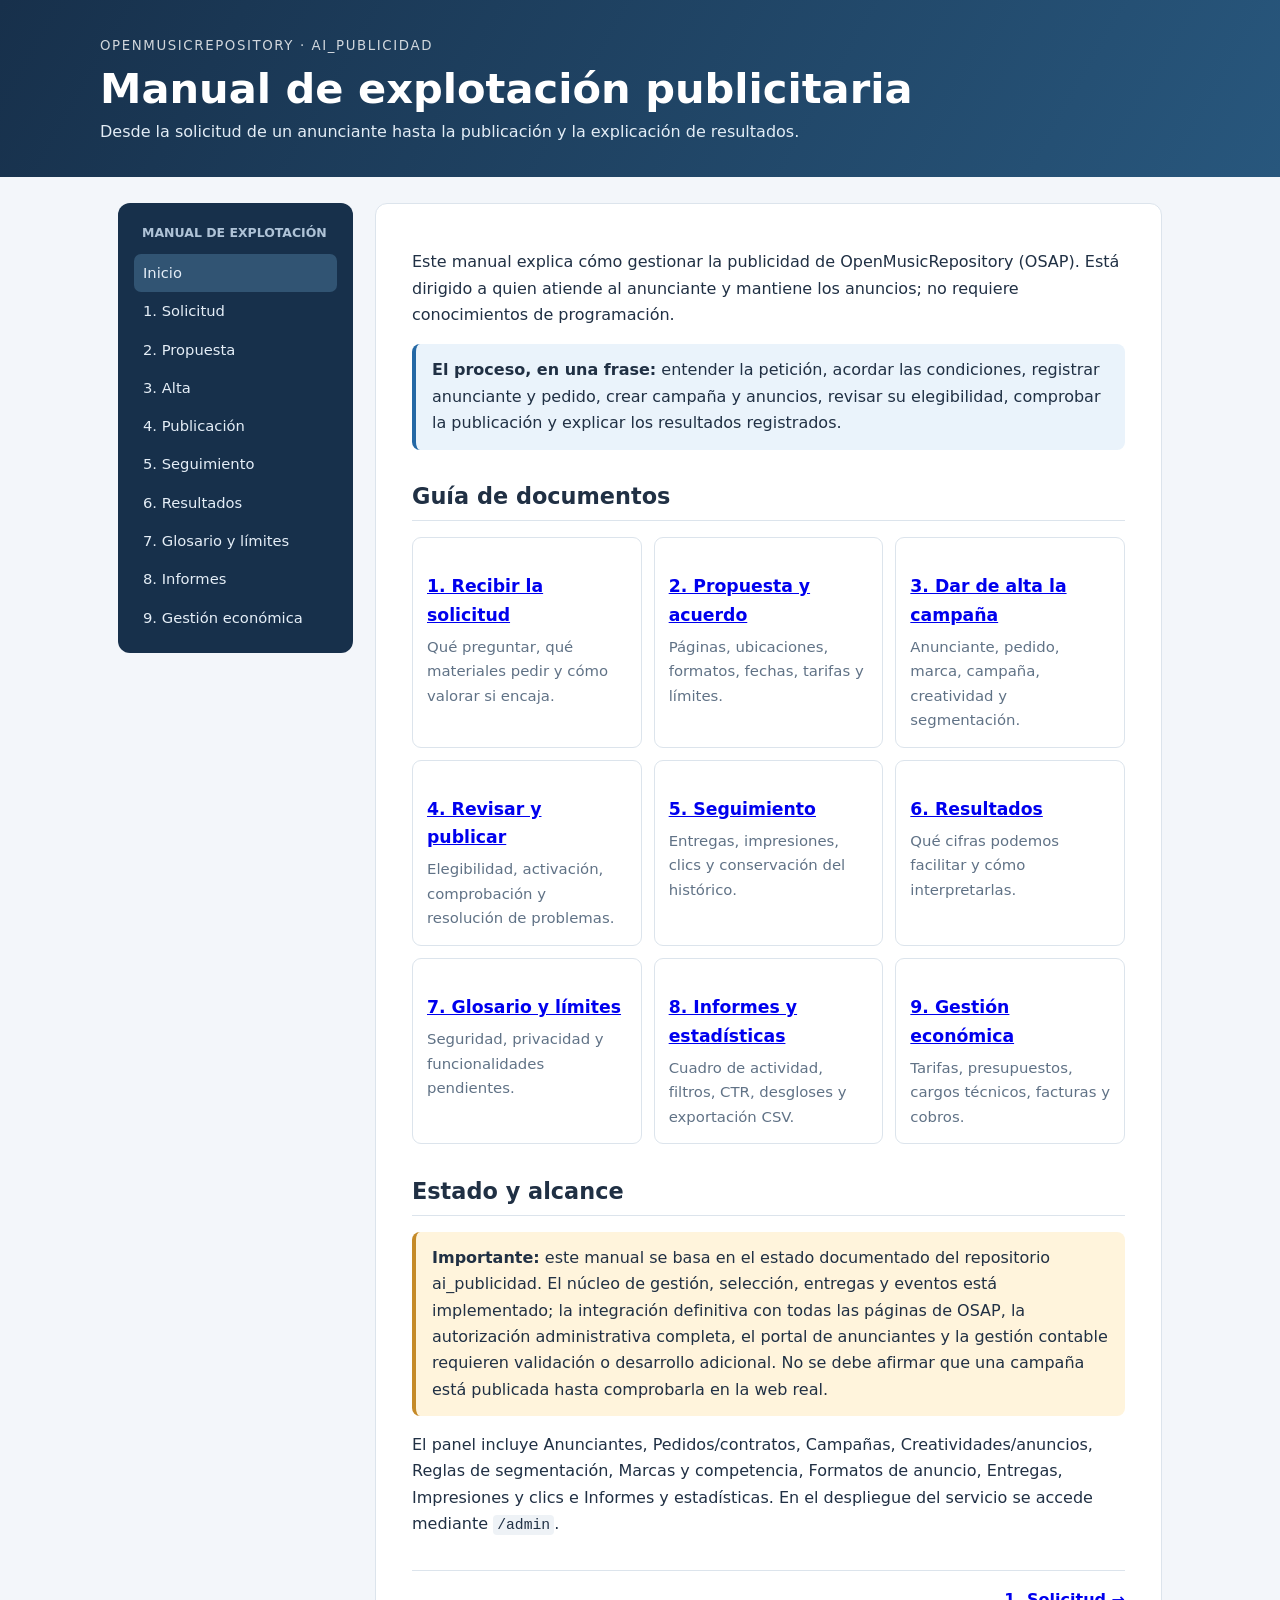
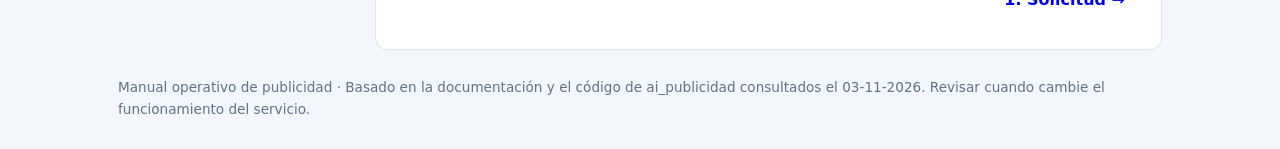
<file: api/static/manual/index.html>
<!doctype html><html lang="es"><head><meta charset="utf-8"><meta name="viewport" content="width=device-width,initial-scale=1"><title>Manual de explotación publicitaria · Manual OSAP</title><link rel="stylesheet" href="manual.css"></head><body><header><small>OpenMusicRepository · ai_publicidad</small><h1>Manual de explotación publicitaria</h1><p>Desde la solicitud de un anunciante hasta la publicación y la explicación de resultados.</p></header><div class="layout"><nav><b>Manual de explotación</b><div><a href="index.html" class="active">Inicio</a><a href="01-solicitud.html" class="">1. Solicitud</a><a href="02-propuesta.html" class="">2. Propuesta</a><a href="03-alta.html" class="">3. Alta</a><a href="04-publicacion.html" class="">4. Publicación</a><a href="05-seguimiento.html" class="">5. Seguimiento</a><a href="06-resultados.html" class="">6. Resultados</a><a href="07-limites.html" class="">7. Glosario y límites</a><a href="08-informes.html">8. Informes</a><a href="09-gestion-economica.html">9. Gestión económica</a></div></nav><main>
<p>Este manual explica cómo gestionar la publicidad de OpenMusicRepository (OSAP). Está dirigido a quien atiende al anunciante y mantiene los anuncios; no requiere conocimientos de programación.</p>
<div class="box"><b>El proceso, en una frase:</b> entender la petición, acordar las condiciones, registrar anunciante y pedido, crear campaña y anuncios, revisar su elegibilidad, comprobar la publicación y explicar los resultados registrados.</div>
<h2>Guía de documentos</h2>
<div class="cards">
<div class="card"><h3><a href="01-solicitud.html">1. Recibir la solicitud</a></h3><p>Qué preguntar, qué materiales pedir y cómo valorar si encaja.</p></div>
<div class="card"><h3><a href="02-propuesta.html">2. Propuesta y acuerdo</a></h3><p>Páginas, ubicaciones, formatos, fechas, tarifas y límites.</p></div>
<div class="card"><h3><a href="03-alta.html">3. Dar de alta la campaña</a></h3><p>Anunciante, pedido, marca, campaña, creatividad y segmentación.</p></div>
<div class="card"><h3><a href="04-publicacion.html">4. Revisar y publicar</a></h3><p>Elegibilidad, activación, comprobación y resolución de problemas.</p></div>
<div class="card"><h3><a href="05-seguimiento.html">5. Seguimiento</a></h3><p>Entregas, impresiones, clics y conservación del histórico.</p></div>
<div class="card"><h3><a href="06-resultados.html">6. Resultados</a></h3><p>Qué cifras podemos facilitar y cómo interpretarlas.</p></div>
<div class="card"><h3><a href="07-limites.html">7. Glosario y límites</a></h3><p>Seguridad, privacidad y funcionalidades pendientes.</p></div><div class="card"><h3><a href="08-informes.html">8. Informes y estadísticas</a></h3><p>Cuadro de actividad, filtros, CTR, desgloses y exportación CSV.</p></div><div class="card"><h3><a href="09-gestion-economica.html">9. Gestión económica</a></h3><p>Tarifas, presupuestos, cargos técnicos, facturas y cobros.</p></div></div>
<h2>Estado y alcance</h2>
<div class="box warn"><b>Importante:</b> este manual se basa en el estado documentado del repositorio ai_publicidad. El núcleo de gestión, selección, entregas y eventos está implementado; la integración definitiva con todas las páginas de OSAP, la autorización administrativa completa, el portal de anunciantes y la gestión contable requieren validación o desarrollo adicional. No se debe afirmar que una campaña está publicada hasta comprobarla en la web real.</div>
<p>El panel incluye Anunciantes, Pedidos/contratos, Campañas, Creatividades/anuncios, Reglas de segmentación, Marcas y competencia, Formatos de anuncio, Entregas, Impresiones y clics e Informes y estadísticas. En el despliegue del servicio se accede mediante <code>/admin</code>.</p>
<div class="pager"><span></span><a href="01-solicitud.html">1. Solicitud →</a></div></main></div><footer>Manual operativo de publicidad · Basado en la documentación y el código de ai_publicidad consultados el 03-11-2026. Revisar cuando cambie el funcionamiento del servicio.</footer></body></html>
</file>
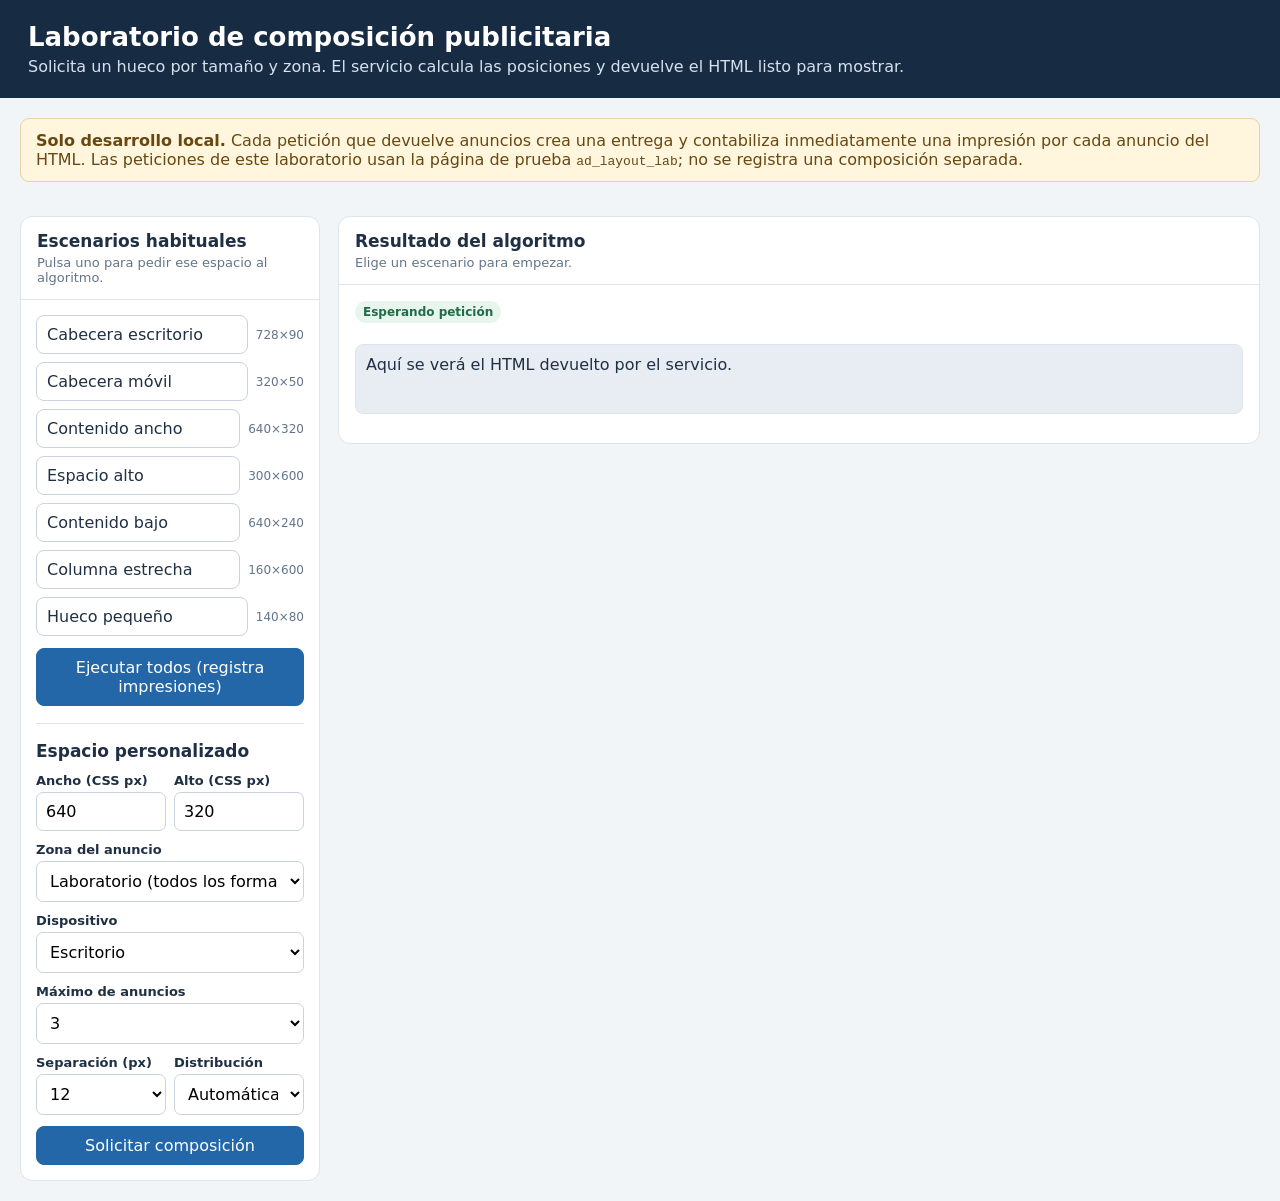
<file: api/static/layout_lab.html>
<!doctype html>
<html lang="es">
<head>
<meta charset="utf-8"><meta name="viewport" content="width=device-width,initial-scale=1">
<link rel="icon" type="image/x-icon" href="/favicon.ico">
<title>Laboratorio de composición · ai_publicidad</title>
<style>
:root{font-family:system-ui,sans-serif;color:#203044;background:#f2f5f8}*{box-sizing:border-box}body{margin:0}header{padding:22px 28px;background:#172b43;color:white}header h1{margin:0 0 5px;font-size:26px}header p{margin:0;color:#d6e1ec}main{max-width:1400px;margin:auto;padding:20px;display:grid;grid-template-columns:300px minmax(0,1fr);gap:18px}.card{background:white;border:1px solid #dce4ec;border-radius:12px;overflow:hidden}.head{padding:14px 16px;border-bottom:1px solid #dce4ec}.head h2{margin:0;font-size:17px}.head p{margin:4px 0 0;color:#63758a;font-size:13px}.inside{padding:15px}.notice{padding:12px 15px;background:#fff6dd;border:1px solid #e7d3a5;border-radius:9px;color:#684711;margin-bottom:16px;grid-column:1/-1}.scenarios{display:grid;gap:8px}.scenario{display:flex;justify-content:space-between;gap:8px;align-items:center}.scenario button{flex:1}.scenario span{font-size:12px;color:#63758a;white-space:nowrap}button{font:inherit;cursor:pointer;border:1px solid #c7d3df;background:#fff;border-radius:8px;padding:9px 10px;color:#203044;text-align:left}button:hover{background:#f4f9ff;border-color:#80a8cf}.primary{background:#2367a8;border-color:#2367a8;color:white;text-align:center}.field{display:grid;gap:4px;margin-bottom:11px}.field label{font-size:13px;font-weight:650}.field input,.field select{width:100%;padding:9px;border:1px solid #c7d3df;border-radius:7px;background:white;font:inherit}.two{display:grid;grid-template-columns:1fr 1fr;gap:8px}.divider{border:0;border-top:1px solid #dce4ec;margin:17px 0}.result{padding:16px}.result h2{margin:0 0 4px;font-size:18px}.muted{color:#63758a;font-size:13px}.chips{display:flex;gap:6px;flex-wrap:wrap;margin:12px 0}.chip{padding:4px 8px;border:1px solid #dce4ec;border-radius:7px;background:#f8fafc;font-size:12px}.preview{border:1px solid #dce4ec;background:#e8edf3;border-radius:8px;padding:10px;overflow:auto;min-height:70px}.preview iframe{display:block;border:0;max-width:none}.status{font-size:12px;font-weight:700;padding:4px 8px;border-radius:20px;background:#e8f5ec;color:#206b49}.history{display:grid;gap:8px;margin-top:12px}.history-item{background:white;border:1px solid #dce4ec;border-radius:9px;padding:10px 13px}.history-item strong{display:block}.error{color:#a62d35}.history-item small{color:#63758a}@media(max-width:820px){main{grid-template-columns:1fr}} 
</style>
</head>
<body>
<header><h1>Laboratorio de composición publicitaria</h1><p>Solicita un hueco por tamaño y zona. El servicio calcula las posiciones y devuelve el HTML listo para mostrar.</p></header>
<main>
<div class="notice"><strong>Solo desarrollo local.</strong> Cada petición que devuelve anuncios crea una entrega y contabiliza inmediatamente una impresión por cada anuncio del HTML. Las peticiones de este laboratorio usan la página de prueba <code>ad_layout_lab</code>; no se registra una composición separada.</div>
<aside class="card">
<div class="head"><h2>Escenarios habituales</h2><p>Pulsa uno para pedir ese espacio al algoritmo.</p></div>
<div class="inside">
<div class="scenarios">
<div class="scenario"><button type="button" data-case="desktop">Cabecera escritorio</button><span>728×90</span></div>
<div class="scenario"><button type="button" data-case="mobile">Cabecera móvil</button><span>320×50</span></div>
<div class="scenario"><button type="button" data-case="wide">Contenido ancho</button><span>640×320</span></div>
<div class="scenario"><button type="button" data-case="tall">Espacio alto</button><span>300×600</span></div>
<div class="scenario"><button type="button" data-case="inline">Contenido bajo</button><span>640×240</span></div>
<div class="scenario"><button type="button" data-case="vertical">Columna estrecha</button><span>160×600</span></div>
<div class="scenario"><button type="button" data-case="small">Hueco pequeño</button><span>140×80</span></div>
</div>
<button class="primary" id="all" type="button" style="width:100%;margin-top:12px">Ejecutar todos (registra impresiones)</button>
<hr class="divider">
<h2 style="font-size:17px;margin:0 0 12px">Espacio personalizado</h2>
<form id="custom">
<div class="two">
<div class="field"><label for="w">Ancho (CSS px)</label><input id="w" type="number" min="1" max="2000" value="640" required></div>
<div class="field"><label for="h">Alto (CSS px)</label><input id="h" type="number" min="1" max="1200" value="320" required></div>
</div>
<div class="field"><label for="zone">Zona del anuncio</label><select id="zone"><option value="layout_lab">Laboratorio (todos los formatos)</option><option value="header">Cabecera</option><option value="content_top">Inicio del contenido</option><option value="sidebar">Columna lateral</option><option value="content_inline">Dentro del contenido</option></select></div>
<div class="field"><label for="device">Dispositivo</label><select id="device"><option value="desktop">Escritorio</option><option value="mobile">Móvil</option><option value="tablet">Tableta</option></select></div>
<div class="field"><label for="count">Máximo de anuncios</label><select id="count"><option value="1">1</option><option value="2">2</option><option value="3" selected>3</option></select></div>
<div class="two">
<div class="field"><label for="gap">Separación (px)</label><select id="gap"><option>0</option><option>8</option><option selected>12</option><option>16</option><option>24</option></select></div>
<div class="field"><label for="orientation">Distribución</label><select id="orientation"><option value="auto">Automática</option><option value="row">En fila</option><option value="column">En columna</option></select></div>
</div>
<button class="primary" type="submit" style="width:100%">Solicitar composición</button>
</form>
</div>
</aside>
<section>
<div class="card">
<div class="head"><h2>Resultado del algoritmo</h2><p id="subtitle">Elige un escenario para empezar.</p></div>
<div class="result"><div><span class="status" id="status">Esperando petición</span></div><div class="chips" id="chips"></div><div class="preview" id="preview">Aquí se verá el HTML devuelto por el servicio.</div><p class="muted" id="message"></p></div>
</div>
<div class="history" id="history"></div>
</section>
</main>
<script>
(function(){
"use strict";
var count=0;
var cases={
 desktop:{title:"Cabecera escritorio",mode:"fixed_format",format_code:"leaderboard_728x90",placement:"header",device:"desktop",width:728,height:90,max_ads:1,gap:0,orientation:"auto"},
 mobile:{title:"Cabecera móvil",mode:"fixed_format",format_code:"mobile_banner_320x50",placement:"header",device:"mobile",width:320,height:50,max_ads:1,gap:0,orientation:"auto"},
 wide:{title:"Contenido ancho",mode:"auto_area",placement:"layout_lab",device:"desktop",width:640,height:320,max_ads:4,gap:12,orientation:"auto"},
 tall:{title:"Espacio alto",mode:"auto_area",placement:"layout_lab",device:"desktop",width:300,height:600,max_ads:4,gap:12,orientation:"auto"},
 inline:{title:"Contenido bajo",mode:"auto_area",placement:"layout_lab",device:"desktop",width:640,height:240,max_ads:4,gap:12,orientation:"auto"},
 vertical:{title:"Columna estrecha",mode:"fixed_format",format_code:"wide_skyscraper_160x600",placement:"sidebar",device:"desktop",width:160,height:600,max_ads:1,gap:0,orientation:"auto"},
 small:{title:"Hueco pequeño",mode:"auto_area",placement:"layout_lab",device:"mobile",width:140,height:80,max_ads:4,gap:8,orientation:"auto"}
};
function el(id){return document.getElementById(id);}
function chip(text){var node=document.createElement("span");node.className="chip";node.textContent=text;return node;}
function payload(spec){
 count+=1;
 var out={application:"osap",page:{type:"ad_layout_lab",entity_type:"layout_test",entity_id:String(count),language:"es"},placement:spec.placement,device:spec.device,mode:spec.mode,max_ads:spec.max_ads,gap:spec.gap,orientation:spec.orientation};
 if(spec.mode==="fixed_format"){out.format_code=spec.format_code;}else{out.area={width:spec.width,height:spec.height};}
 return out;
}
function show(spec,markup){
 var parsed=new DOMParser().parseFromString(markup,"text/html");
 var root=parsed.querySelector(".ap-layout");
 el("subtitle").textContent=spec.title+" · zona "+spec.placement;
 el("status").textContent=root&&root.dataset.layoutStatus==="ok"?"Composición generada":"Sin anuncios compatibles";
 el("chips").replaceChildren();
 el("chips").append(chip("Hueco: "+spec.width+"×"+spec.height+" px"));
 el("chips").append(chip("Zona: "+spec.placement));
 var n=root&&root.dataset.layoutStatus==="ok"?Number(root.dataset.adCount||0):0;
 if(n){
  el("chips").append(chip("Distribución: "+root.dataset.layout));
  el("chips").append(chip("Anuncios: "+n));
  el("chips").append(chip("Área ocupada: "+root.dataset.layoutWidth+"×"+root.dataset.layoutHeight+" px"));
  el("chips").append(chip("Impresiones registradas ahora: "+n));
  el("message").textContent="La respuesta es HTML listo para incluir. Se contabilizó una impresión por anuncio al emitir este bloque; no se necesita otro endpoint de impresión.";
 }else{
  el("chips").append(chip("Anuncios: 0"));
  el("message").textContent="El servicio no encontró un formato que quepa. No se registraron impresiones.";
 }
 if(root){
  var frame=document.createElement("iframe");
  frame.title="HTML devuelto para "+spec.title;
  frame.width=String(spec.width);frame.height=String(spec.height);
  frame.setAttribute("sandbox","allow-popups allow-popups-to-escape-sandbox");
  frame.srcdoc='<!doctype html><html lang="es"><head><meta charset="utf-8"><style>html,body{margin:0;padding:0}*{box-sizing:border-box}</style></head><body>'+markup+'</body></html>';
  el("preview").replaceChildren(frame);
 }
 var item=document.createElement("div");item.className="history-item";
 var strong=document.createElement("strong");strong.textContent=spec.title+" · "+(n?n+" anuncio(s)":"sin anuncios");
 var small=document.createElement("small");small.textContent=spec.width+"×"+spec.height+" px · "+spec.placement+(n?" · "+n+" impresiones contabilizadas":"");
 item.append(strong,small);el("history").prepend(item);
}
async function run(spec){
 el("status").textContent="Solicitando…";el("subtitle").textContent=spec.title;el("message").textContent="";
 try{
  var response=await fetch("/api/v1/ads/compose",{method:"POST",headers:{"Content-Type":"application/json"},body:JSON.stringify(payload(spec))});
  var body=await response.text();
  if(!response.ok)throw new Error("HTTP "+response.status+": "+body.slice(0,250));
  show(spec,body);
 }catch(error){
  el("status").textContent="Error";el("status").className="status error";
  el("preview").replaceChildren();
  var p=document.createElement("p");p.className="error";p.textContent=String(error);el("preview").append(p);
  el("message").textContent="Comprueba que el servicio esté iniciado, que la migración esté aplicada y que la campaña de anuncios exista.";
 }
}
document.querySelectorAll("[data-case]").forEach(function(button){button.addEventListener("click",function(){run(cases[button.dataset.case]);});});
el("all").addEventListener("click",async function(){for(var key of Object.keys(cases)){await run(cases[key]);}});
el("custom").addEventListener("submit",function(event){
 event.preventDefault();
 var spec={title:"Espacio personalizado",mode:"auto_area",placement:el("zone").value,device:el("device").value,width:Number(el("w").value),height:Number(el("h").value),max_ads:Number(el("count").value),gap:Number(el("gap").value),orientation:el("orientation").value};
 if(!Number.isInteger(spec.width)||!Number.isInteger(spec.height)||spec.width<1||spec.width>2000||spec.height<1||spec.height>1200){el("message").textContent="El ancho máximo es 2000 px y el alto máximo es 1200 px.";return;}
 spec.title="Espacio personalizado "+spec.width+"×"+spec.height;
 run(spec);
});
})();
</script>
</body>
</html>
</file>
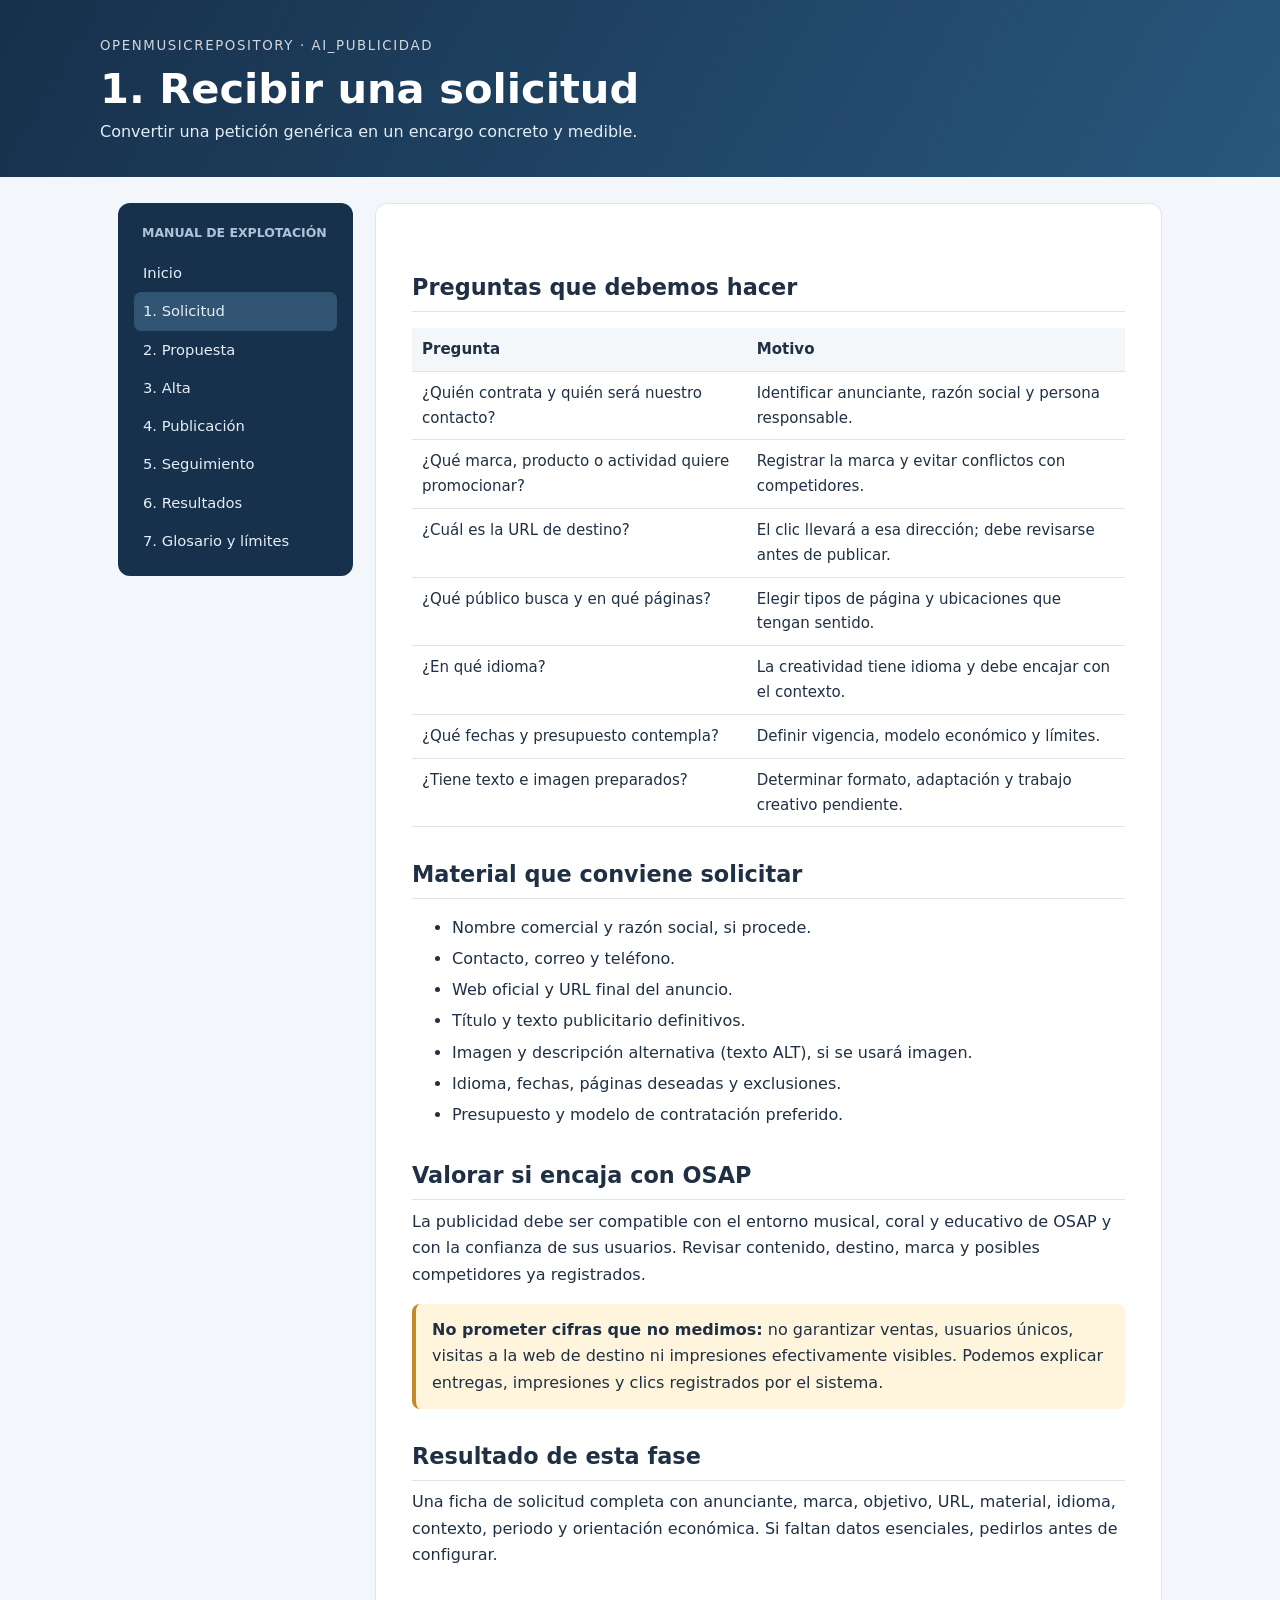
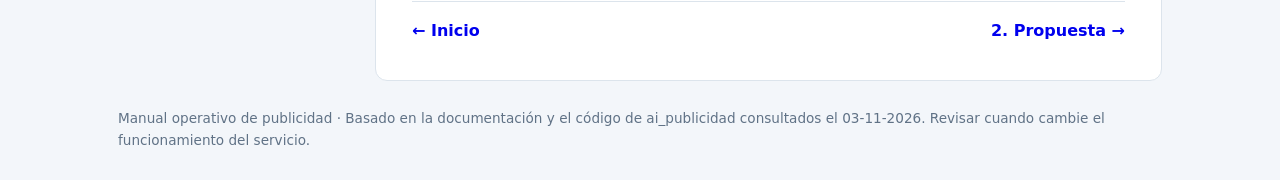
<file: api/static/manual/01-solicitud.html>
<!doctype html><html lang="es"><head><meta charset="utf-8"><meta name="viewport" content="width=device-width,initial-scale=1"><title>1. Recibir una solicitud · Manual OSAP</title><link rel="stylesheet" href="manual.css"></head><body><header><small>OpenMusicRepository · ai_publicidad</small><h1>1. Recibir una solicitud</h1><p>Convertir una petición genérica en un encargo concreto y medible.</p></header><div class="layout"><nav><b>Manual de explotación</b><div><a href="index.html" class="">Inicio</a><a href="01-solicitud.html" class="active">1. Solicitud</a><a href="02-propuesta.html" class="">2. Propuesta</a><a href="03-alta.html" class="">3. Alta</a><a href="04-publicacion.html" class="">4. Publicación</a><a href="05-seguimiento.html" class="">5. Seguimiento</a><a href="06-resultados.html" class="">6. Resultados</a><a href="07-limites.html" class="">7. Glosario y límites</a></div></nav><main>
<h2>Preguntas que debemos hacer</h2>
<table><tr><th>Pregunta</th><th>Motivo</th></tr>
<tr><td>¿Quién contrata y quién será nuestro contacto?</td><td>Identificar anunciante, razón social y persona responsable.</td></tr>
<tr><td>¿Qué marca, producto o actividad quiere promocionar?</td><td>Registrar la marca y evitar conflictos con competidores.</td></tr>
<tr><td>¿Cuál es la URL de destino?</td><td>El clic llevará a esa dirección; debe revisarse antes de publicar.</td></tr>
<tr><td>¿Qué público busca y en qué páginas?</td><td>Elegir tipos de página y ubicaciones que tengan sentido.</td></tr>
<tr><td>¿En qué idioma?</td><td>La creatividad tiene idioma y debe encajar con el contexto.</td></tr>
<tr><td>¿Qué fechas y presupuesto contempla?</td><td>Definir vigencia, modelo económico y límites.</td></tr>
<tr><td>¿Tiene texto e imagen preparados?</td><td>Determinar formato, adaptación y trabajo creativo pendiente.</td></tr></table>
<h2>Material que conviene solicitar</h2>
<ul><li>Nombre comercial y razón social, si procede.</li><li>Contacto, correo y teléfono.</li><li>Web oficial y URL final del anuncio.</li><li>Título y texto publicitario definitivos.</li><li>Imagen y descripción alternativa (texto ALT), si se usará imagen.</li><li>Idioma, fechas, páginas deseadas y exclusiones.</li><li>Presupuesto y modelo de contratación preferido.</li></ul>
<h2>Valorar si encaja con OSAP</h2>
<p>La publicidad debe ser compatible con el entorno musical, coral y educativo de OSAP y con la confianza de sus usuarios. Revisar contenido, destino, marca y posibles competidores ya registrados.</p>
<div class="box warn"><b>No prometer cifras que no medimos:</b> no garantizar ventas, usuarios únicos, visitas a la web de destino ni impresiones efectivamente visibles. Podemos explicar entregas, impresiones y clics registrados por el sistema.</div>
<h2>Resultado de esta fase</h2><p>Una ficha de solicitud completa con anunciante, marca, objetivo, URL, material, idioma, contexto, periodo y orientación económica. Si faltan datos esenciales, pedirlos antes de configurar.</p>
<div class="pager"><a href="index.html">← Inicio</a><a href="02-propuesta.html">2. Propuesta →</a></div></main></div><footer>Manual operativo de publicidad · Basado en la documentación y el código de ai_publicidad consultados el 03-11-2026. Revisar cuando cambie el funcionamiento del servicio.</footer></body></html>
</file>
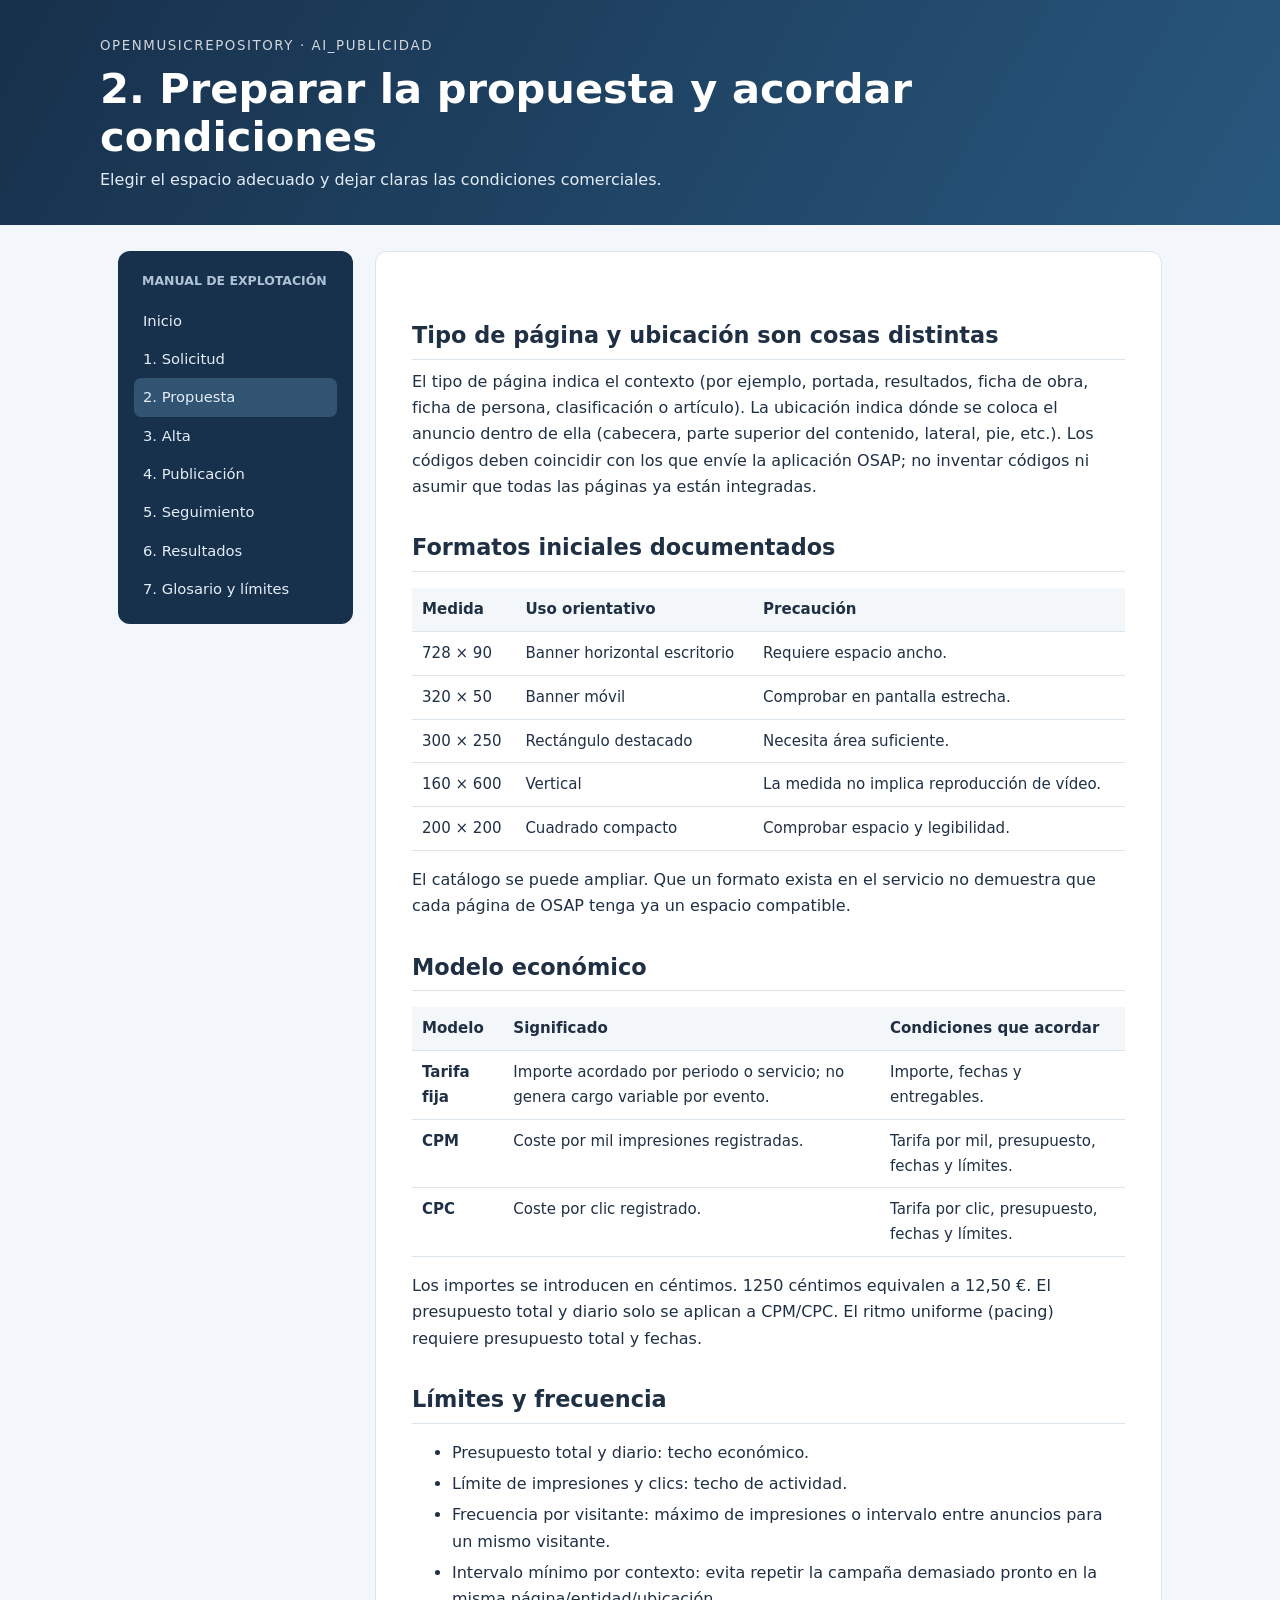
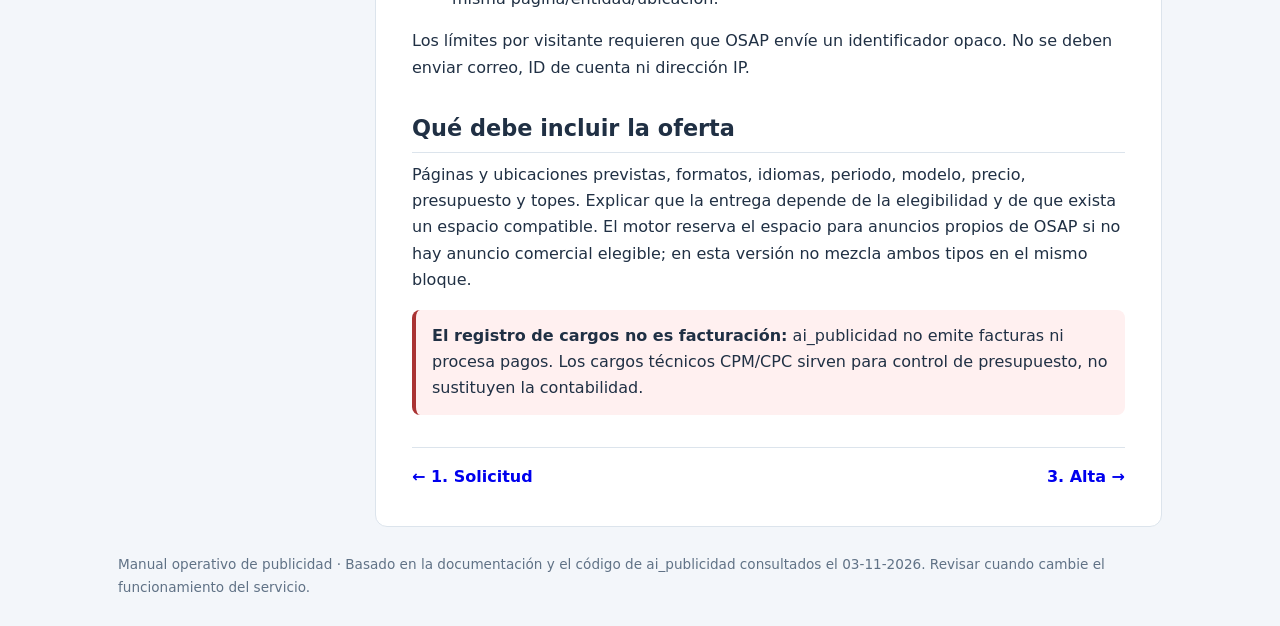
<file: api/static/manual/02-propuesta.html>
<!doctype html><html lang="es"><head><meta charset="utf-8"><meta name="viewport" content="width=device-width,initial-scale=1"><title>2. Preparar la propuesta y acordar condiciones · Manual OSAP</title><link rel="stylesheet" href="manual.css"></head><body><header><small>OpenMusicRepository · ai_publicidad</small><h1>2. Preparar la propuesta y acordar condiciones</h1><p>Elegir el espacio adecuado y dejar claras las condiciones comerciales.</p></header><div class="layout"><nav><b>Manual de explotación</b><div><a href="index.html" class="">Inicio</a><a href="01-solicitud.html" class="">1. Solicitud</a><a href="02-propuesta.html" class="active">2. Propuesta</a><a href="03-alta.html" class="">3. Alta</a><a href="04-publicacion.html" class="">4. Publicación</a><a href="05-seguimiento.html" class="">5. Seguimiento</a><a href="06-resultados.html" class="">6. Resultados</a><a href="07-limites.html" class="">7. Glosario y límites</a></div></nav><main>
<h2>Tipo de página y ubicación son cosas distintas</h2>
<p>El tipo de página indica el contexto (por ejemplo, portada, resultados, ficha de obra, ficha de persona, clasificación o artículo). La ubicación indica dónde se coloca el anuncio dentro de ella (cabecera, parte superior del contenido, lateral, pie, etc.). Los códigos deben coincidir con los que envíe la aplicación OSAP; no inventar códigos ni asumir que todas las páginas ya están integradas.</p>
<h2>Formatos iniciales documentados</h2>
<table><tr><th>Medida</th><th>Uso orientativo</th><th>Precaución</th></tr>
<tr><td>728 × 90</td><td>Banner horizontal escritorio</td><td>Requiere espacio ancho.</td></tr><tr><td>320 × 50</td><td>Banner móvil</td><td>Comprobar en pantalla estrecha.</td></tr><tr><td>300 × 250</td><td>Rectángulo destacado</td><td>Necesita área suficiente.</td></tr><tr><td>160 × 600</td><td>Vertical</td><td>La medida no implica reproducción de vídeo.</td></tr><tr><td>200 × 200</td><td>Cuadrado compacto</td><td>Comprobar espacio y legibilidad.</td></tr></table>
<p>El catálogo se puede ampliar. Que un formato exista en el servicio no demuestra que cada página de OSAP tenga ya un espacio compatible.</p>
<h2>Modelo económico</h2>
<table><tr><th>Modelo</th><th>Significado</th><th>Condiciones que acordar</th></tr>
<tr><td><b>Tarifa fija</b></td><td>Importe acordado por periodo o servicio; no genera cargo variable por evento.</td><td>Importe, fechas y entregables.</td></tr>
<tr><td><b>CPM</b></td><td>Coste por mil impresiones registradas.</td><td>Tarifa por mil, presupuesto, fechas y límites.</td></tr>
<tr><td><b>CPC</b></td><td>Coste por clic registrado.</td><td>Tarifa por clic, presupuesto, fechas y límites.</td></tr></table>
<p>Los importes se introducen en céntimos. 1250 céntimos equivalen a 12,50 €. El presupuesto total y diario solo se aplican a CPM/CPC. El ritmo uniforme (pacing) requiere presupuesto total y fechas.</p>
<h2>Límites y frecuencia</h2>
<ul><li>Presupuesto total y diario: techo económico.</li><li>Límite de impresiones y clics: techo de actividad.</li><li>Frecuencia por visitante: máximo de impresiones o intervalo entre anuncios para un mismo visitante.</li><li>Intervalo mínimo por contexto: evita repetir la campaña demasiado pronto en la misma página/entidad/ubicación.</li></ul>
<p>Los límites por visitante requieren que OSAP envíe un identificador opaco. No se deben enviar correo, ID de cuenta ni dirección IP.</p>
<h2>Qué debe incluir la oferta</h2><p>Páginas y ubicaciones previstas, formatos, idiomas, periodo, modelo, precio, presupuesto y topes. Explicar que la entrega depende de la elegibilidad y de que exista un espacio compatible. El motor reserva el espacio para anuncios propios de OSAP si no hay anuncio comercial elegible; en esta versión no mezcla ambos tipos en el mismo bloque.</p>
<div class="box danger"><b>El registro de cargos no es facturación:</b> ai_publicidad no emite facturas ni procesa pagos. Los cargos técnicos CPM/CPC sirven para control de presupuesto, no sustituyen la contabilidad.</div>
<div class="pager"><a href="01-solicitud.html">← 1. Solicitud</a><a href="03-alta.html">3. Alta →</a></div></main></div><footer>Manual operativo de publicidad · Basado en la documentación y el código de ai_publicidad consultados el 03-11-2026. Revisar cuando cambie el funcionamiento del servicio.</footer></body></html>
</file>
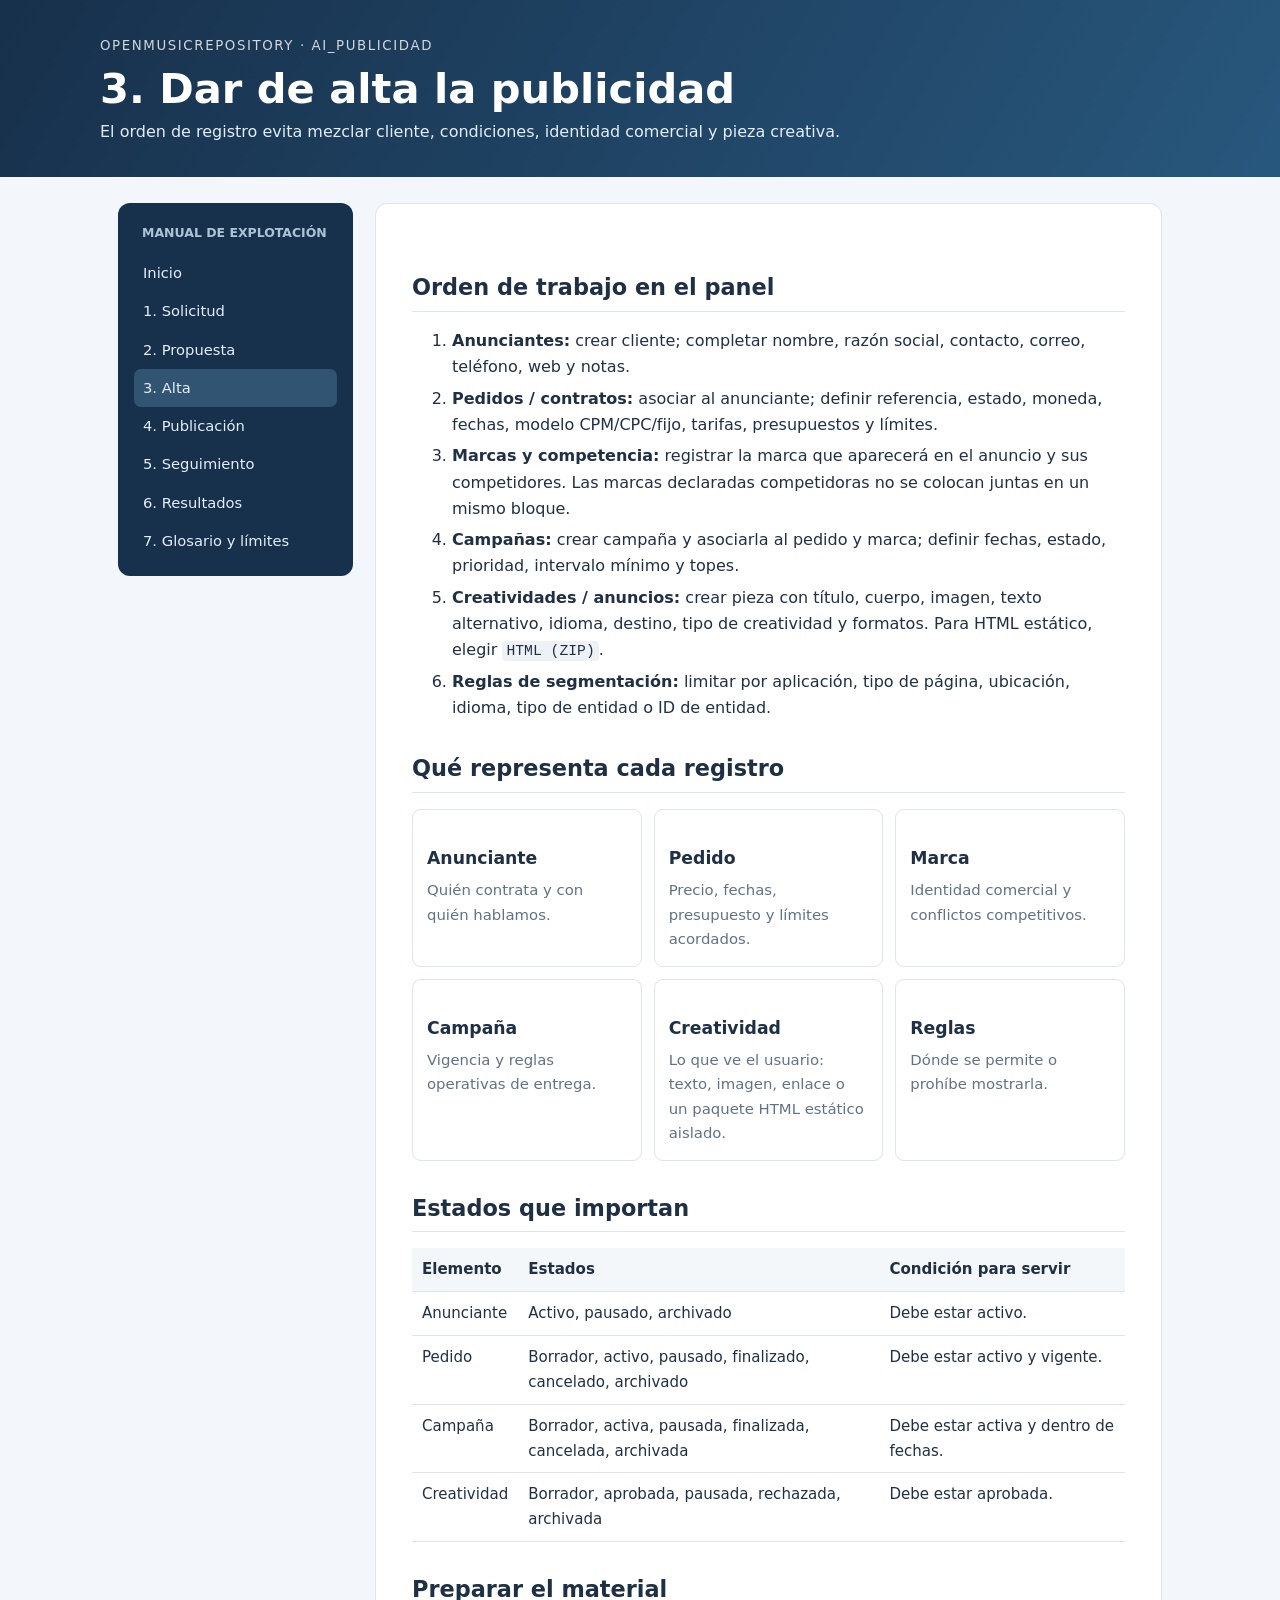
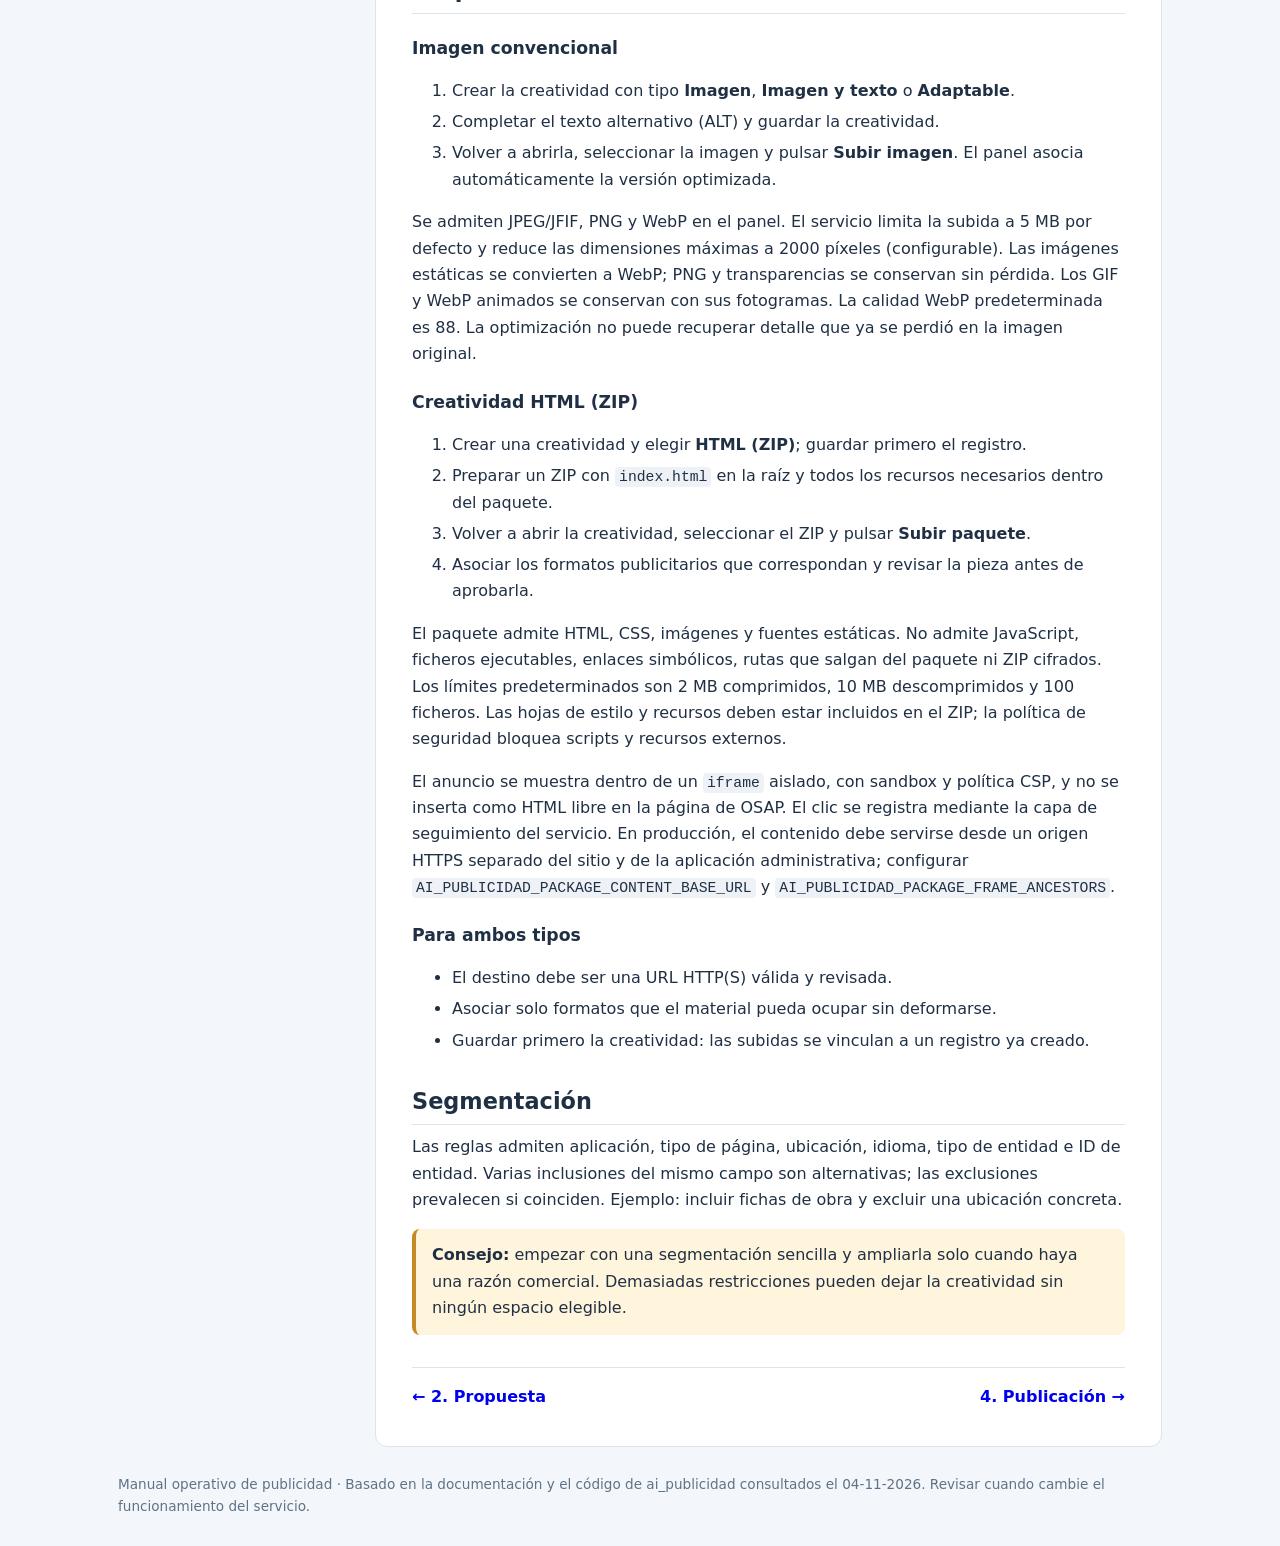
<file: api/static/manual/03-alta.html>
<!doctype html><html lang="es"><head><meta charset="utf-8"><meta name="viewport" content="width=device-width,initial-scale=1"><title>3. Dar de alta la publicidad · Manual OSAP</title><link rel="stylesheet" href="manual.css"></head><body><header><small>OpenMusicRepository · ai_publicidad</small><h1>3. Dar de alta la publicidad</h1><p>El orden de registro evita mezclar cliente, condiciones, identidad comercial y pieza creativa.</p></header><div class="layout"><nav><b>Manual de explotación</b><div><a href="index.html" class="">Inicio</a><a href="01-solicitud.html" class="">1. Solicitud</a><a href="02-propuesta.html" class="">2. Propuesta</a><a href="03-alta.html" class="active">3. Alta</a><a href="04-publicacion.html" class="">4. Publicación</a><a href="05-seguimiento.html" class="">5. Seguimiento</a><a href="06-resultados.html" class="">6. Resultados</a><a href="07-limites.html" class="">7. Glosario y límites</a></div></nav><main>
<h2>Orden de trabajo en el panel</h2>
<ol><li><b>Anunciantes:</b> crear cliente; completar nombre, razón social, contacto, correo, teléfono, web y notas.</li>
<li><b>Pedidos / contratos:</b> asociar al anunciante; definir referencia, estado, moneda, fechas, modelo CPM/CPC/fijo, tarifas, presupuestos y límites.</li>
<li><b>Marcas y competencia:</b> registrar la marca que aparecerá en el anuncio y sus competidores. Las marcas declaradas competidoras no se colocan juntas en un mismo bloque.</li>
<li><b>Campañas:</b> crear campaña y asociarla al pedido y marca; definir fechas, estado, prioridad, intervalo mínimo y topes.</li>
<li><b>Creatividades / anuncios:</b> crear pieza con título, cuerpo, imagen, texto alternativo, idioma, destino, tipo de creatividad y formatos. Para HTML estático, elegir <code>HTML (ZIP)</code>.</li>
<li><b>Reglas de segmentación:</b> limitar por aplicación, tipo de página, ubicación, idioma, tipo de entidad o ID de entidad.</li></ol>
<h2>Qué representa cada registro</h2>
<div class="cards"><div class="card"><h3>Anunciante</h3><p>Quién contrata y con quién hablamos.</p></div><div class="card"><h3>Pedido</h3><p>Precio, fechas, presupuesto y límites acordados.</p></div><div class="card"><h3>Marca</h3><p>Identidad comercial y conflictos competitivos.</p></div><div class="card"><h3>Campaña</h3><p>Vigencia y reglas operativas de entrega.</p></div><div class="card"><h3>Creatividad</h3><p>Lo que ve el usuario: texto, imagen, enlace o un paquete HTML estático aislado.</p></div><div class="card"><h3>Reglas</h3><p>Dónde se permite o prohíbe mostrarla.</p></div></div>
<h2>Estados que importan</h2>
<table><tr><th>Elemento</th><th>Estados</th><th>Condición para servir</th></tr>
<tr><td>Anunciante</td><td>Activo, pausado, archivado</td><td>Debe estar activo.</td></tr>
<tr><td>Pedido</td><td>Borrador, activo, pausado, finalizado, cancelado, archivado</td><td>Debe estar activo y vigente.</td></tr>
<tr><td>Campaña</td><td>Borrador, activa, pausada, finalizada, cancelada, archivada</td><td>Debe estar activa y dentro de fechas.</td></tr>
<tr><td>Creatividad</td><td>Borrador, aprobada, pausada, rechazada, archivada</td><td>Debe estar aprobada.</td></tr></table>
<h2>Preparar el material</h2>
<h3>Imagen convencional</h3>
<ol><li>Crear la creatividad con tipo <b>Imagen</b>, <b>Imagen y texto</b> o <b>Adaptable</b>.</li><li>Completar el texto alternativo (ALT) y guardar la creatividad.</li><li>Volver a abrirla, seleccionar la imagen y pulsar <b>Subir imagen</b>. El panel asocia automáticamente la versión optimizada.</li></ol>
<p>Se admiten JPEG/JFIF, PNG y WebP en el panel. El servicio limita la subida a 5 MB por defecto y reduce las dimensiones máximas a 2000 píxeles (configurable). Las imágenes estáticas se convierten a WebP; PNG y transparencias se conservan sin pérdida. Los GIF y WebP animados se conservan con sus fotogramas. La calidad WebP predeterminada es 88. La optimización no puede recuperar detalle que ya se perdió en la imagen original.</p>
<h3>Creatividad HTML (ZIP)</h3>
<ol><li>Crear una creatividad y elegir <b>HTML (ZIP)</b>; guardar primero el registro.</li><li>Preparar un ZIP con <code>index.html</code> en la raíz y todos los recursos necesarios dentro del paquete.</li><li>Volver a abrir la creatividad, seleccionar el ZIP y pulsar <b>Subir paquete</b>.</li><li>Asociar los formatos publicitarios que correspondan y revisar la pieza antes de aprobarla.</li></ol>
<p>El paquete admite HTML, CSS, imágenes y fuentes estáticas. No admite JavaScript, ficheros ejecutables, enlaces simbólicos, rutas que salgan del paquete ni ZIP cifrados. Los límites predeterminados son 2 MB comprimidos, 10 MB descomprimidos y 100 ficheros. Las hojas de estilo y recursos deben estar incluidos en el ZIP; la política de seguridad bloquea scripts y recursos externos.</p>
<p>El anuncio se muestra dentro de un <code>iframe</code> aislado, con sandbox y política CSP, y no se inserta como HTML libre en la página de OSAP. El clic se registra mediante la capa de seguimiento del servicio. En producción, el contenido debe servirse desde un origen HTTPS separado del sitio y de la aplicación administrativa; configurar <code>AI_PUBLICIDAD_PACKAGE_CONTENT_BASE_URL</code> y <code>AI_PUBLICIDAD_PACKAGE_FRAME_ANCESTORS</code>.</p>
<h3>Para ambos tipos</h3>
<ul><li>El destino debe ser una URL HTTP(S) válida y revisada.</li><li>Asociar solo formatos que el material pueda ocupar sin deformarse.</li><li>Guardar primero la creatividad: las subidas se vinculan a un registro ya creado.</li></ul>
<h2>Segmentación</h2><p>Las reglas admiten aplicación, tipo de página, ubicación, idioma, tipo de entidad e ID de entidad. Varias inclusiones del mismo campo son alternativas; las exclusiones prevalecen si coinciden. Ejemplo: incluir fichas de obra y excluir una ubicación concreta.</p>
<div class="box warn"><b>Consejo:</b> empezar con una segmentación sencilla y ampliarla solo cuando haya una razón comercial. Demasiadas restricciones pueden dejar la creatividad sin ningún espacio elegible.</div>
<div class="pager"><a href="02-propuesta.html">← 2. Propuesta</a><a href="04-publicacion.html">4. Publicación →</a></div></main></div><footer>Manual operativo de publicidad · Basado en la documentación y el código de ai_publicidad consultados el 04-11-2026. Revisar cuando cambie el funcionamiento del servicio.</footer></body></html>
</file>
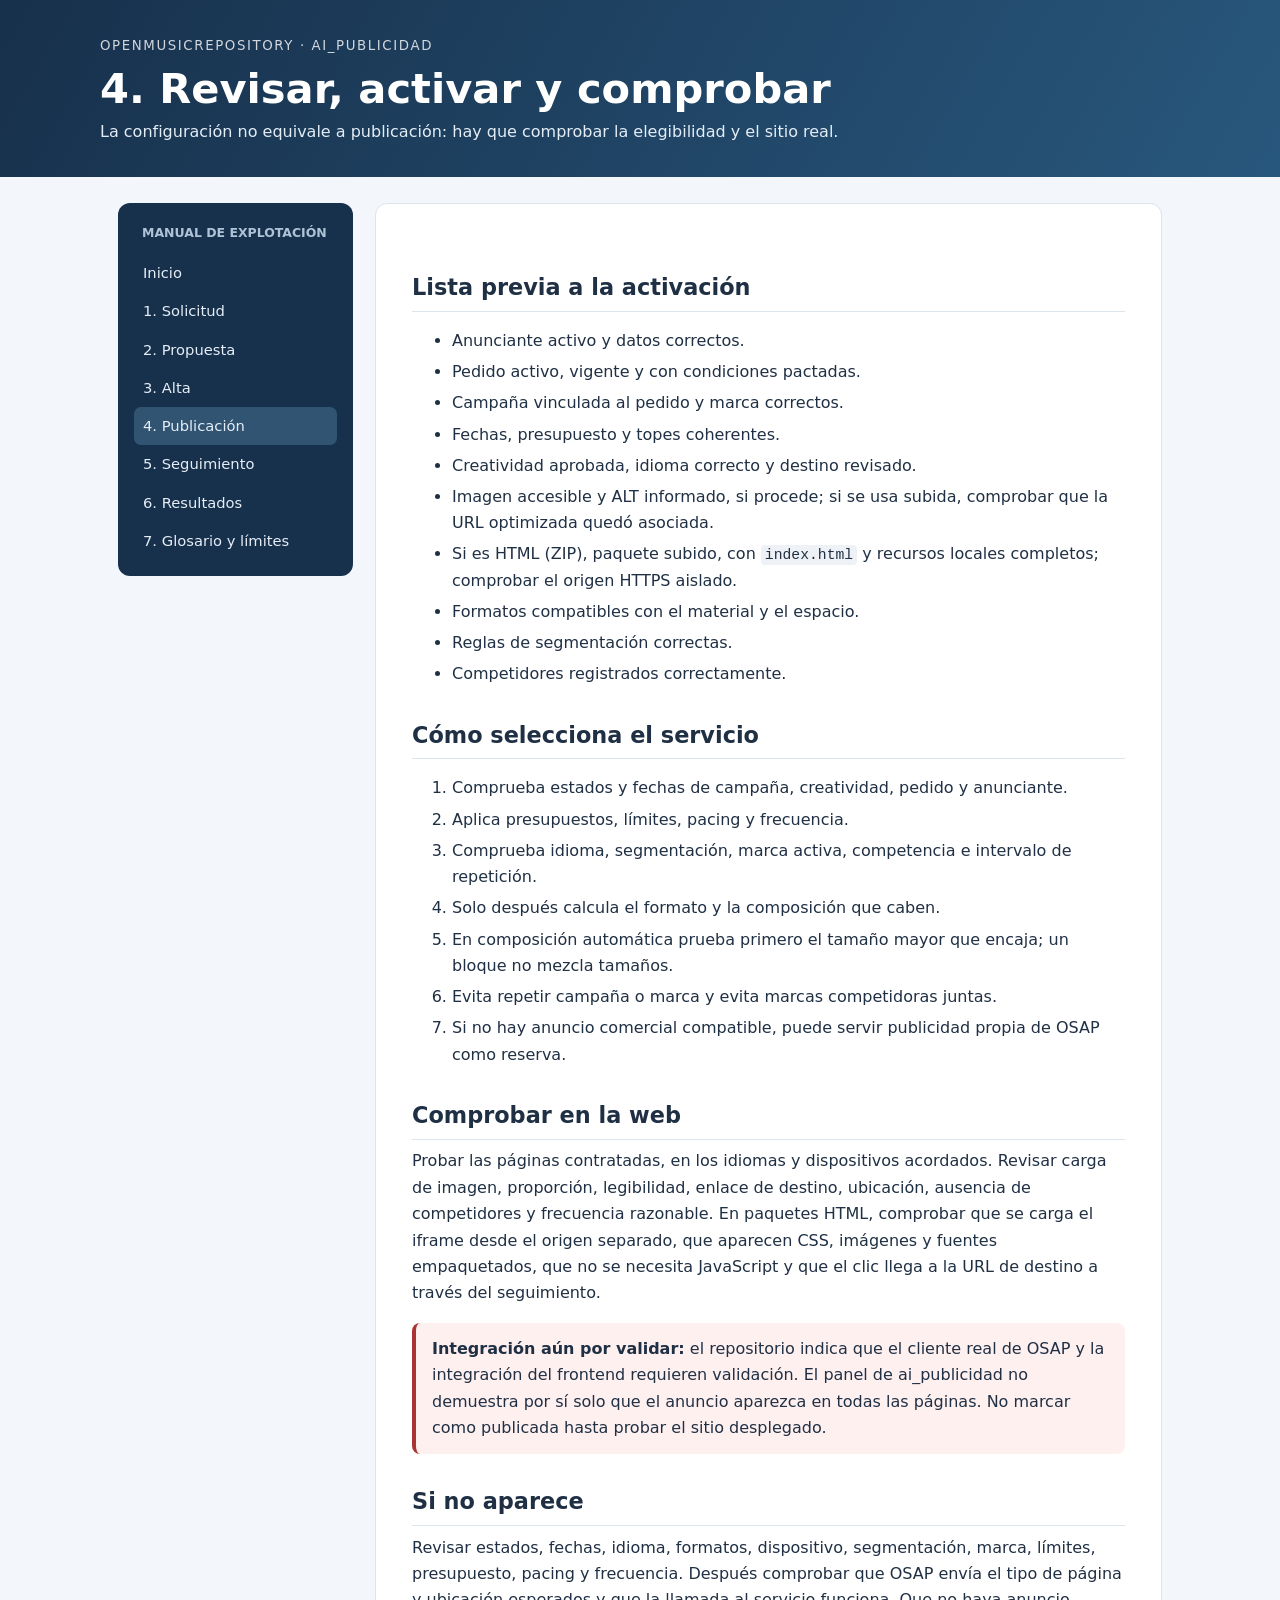
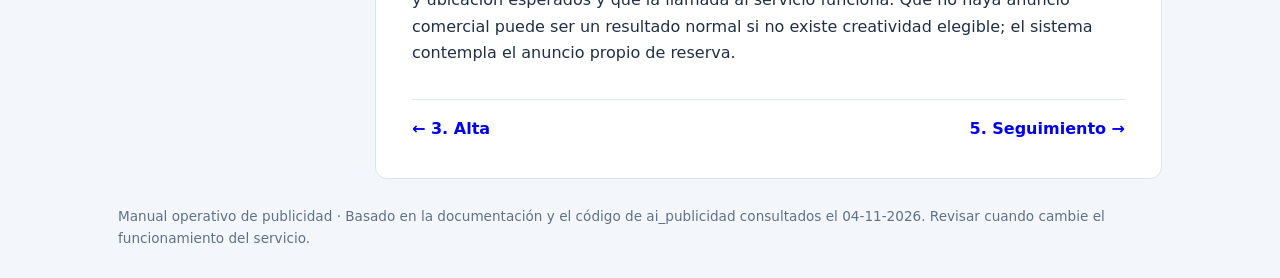
<file: api/static/manual/04-publicacion.html>
<!doctype html><html lang="es"><head><meta charset="utf-8"><meta name="viewport" content="width=device-width,initial-scale=1"><title>4. Revisar, activar y comprobar · Manual OSAP</title><link rel="stylesheet" href="manual.css"></head><body><header><small>OpenMusicRepository · ai_publicidad</small><h1>4. Revisar, activar y comprobar</h1><p>La configuración no equivale a publicación: hay que comprobar la elegibilidad y el sitio real.</p></header><div class="layout"><nav><b>Manual de explotación</b><div><a href="index.html" class="">Inicio</a><a href="01-solicitud.html" class="">1. Solicitud</a><a href="02-propuesta.html" class="">2. Propuesta</a><a href="03-alta.html" class="">3. Alta</a><a href="04-publicacion.html" class="active">4. Publicación</a><a href="05-seguimiento.html" class="">5. Seguimiento</a><a href="06-resultados.html" class="">6. Resultados</a><a href="07-limites.html" class="">7. Glosario y límites</a></div></nav><main>
<h2>Lista previa a la activación</h2>
<ul><li>Anunciante activo y datos correctos.</li><li>Pedido activo, vigente y con condiciones pactadas.</li><li>Campaña vinculada al pedido y marca correctos.</li><li>Fechas, presupuesto y topes coherentes.</li><li>Creatividad aprobada, idioma correcto y destino revisado.</li><li>Imagen accesible y ALT informado, si procede; si se usa subida, comprobar que la URL optimizada quedó asociada.</li><li>Si es HTML (ZIP), paquete subido, con <code>index.html</code> y recursos locales completos; comprobar el origen HTTPS aislado.</li><li>Formatos compatibles con el material y el espacio.</li><li>Reglas de segmentación correctas.</li><li>Competidores registrados correctamente.</li></ul>
<h2>Cómo selecciona el servicio</h2>
<ol><li>Comprueba estados y fechas de campaña, creatividad, pedido y anunciante.</li><li>Aplica presupuestos, límites, pacing y frecuencia.</li><li>Comprueba idioma, segmentación, marca activa, competencia e intervalo de repetición.</li><li>Solo después calcula el formato y la composición que caben.</li><li>En composición automática prueba primero el tamaño mayor que encaja; un bloque no mezcla tamaños.</li><li>Evita repetir campaña o marca y evita marcas competidoras juntas.</li><li>Si no hay anuncio comercial compatible, puede servir publicidad propia de OSAP como reserva.</li></ol>
<h2>Comprobar en la web</h2><p>Probar las páginas contratadas, en los idiomas y dispositivos acordados. Revisar carga de imagen, proporción, legibilidad, enlace de destino, ubicación, ausencia de competidores y frecuencia razonable. En paquetes HTML, comprobar que se carga el iframe desde el origen separado, que aparecen CSS, imágenes y fuentes empaquetados, que no se necesita JavaScript y que el clic llega a la URL de destino a través del seguimiento.</p>
<div class="box danger"><b>Integración aún por validar:</b> el repositorio indica que el cliente real de OSAP y la integración del frontend requieren validación. El panel de ai_publicidad no demuestra por sí solo que el anuncio aparezca en todas las páginas. No marcar como publicada hasta probar el sitio desplegado.</div>
<h2>Si no aparece</h2><p>Revisar estados, fechas, idioma, formatos, dispositivo, segmentación, marca, límites, presupuesto, pacing y frecuencia. Después comprobar que OSAP envía el tipo de página y ubicación esperados y que la llamada al servicio funciona. Que no haya anuncio comercial puede ser un resultado normal si no existe creatividad elegible; el sistema contempla el anuncio propio de reserva.</p>
<div class="pager"><a href="03-alta.html">← 3. Alta</a><a href="05-seguimiento.html">5. Seguimiento →</a></div></main></div><footer>Manual operativo de publicidad · Basado en la documentación y el código de ai_publicidad consultados el 04-11-2026. Revisar cuando cambie el funcionamiento del servicio.</footer></body></html>
</file>
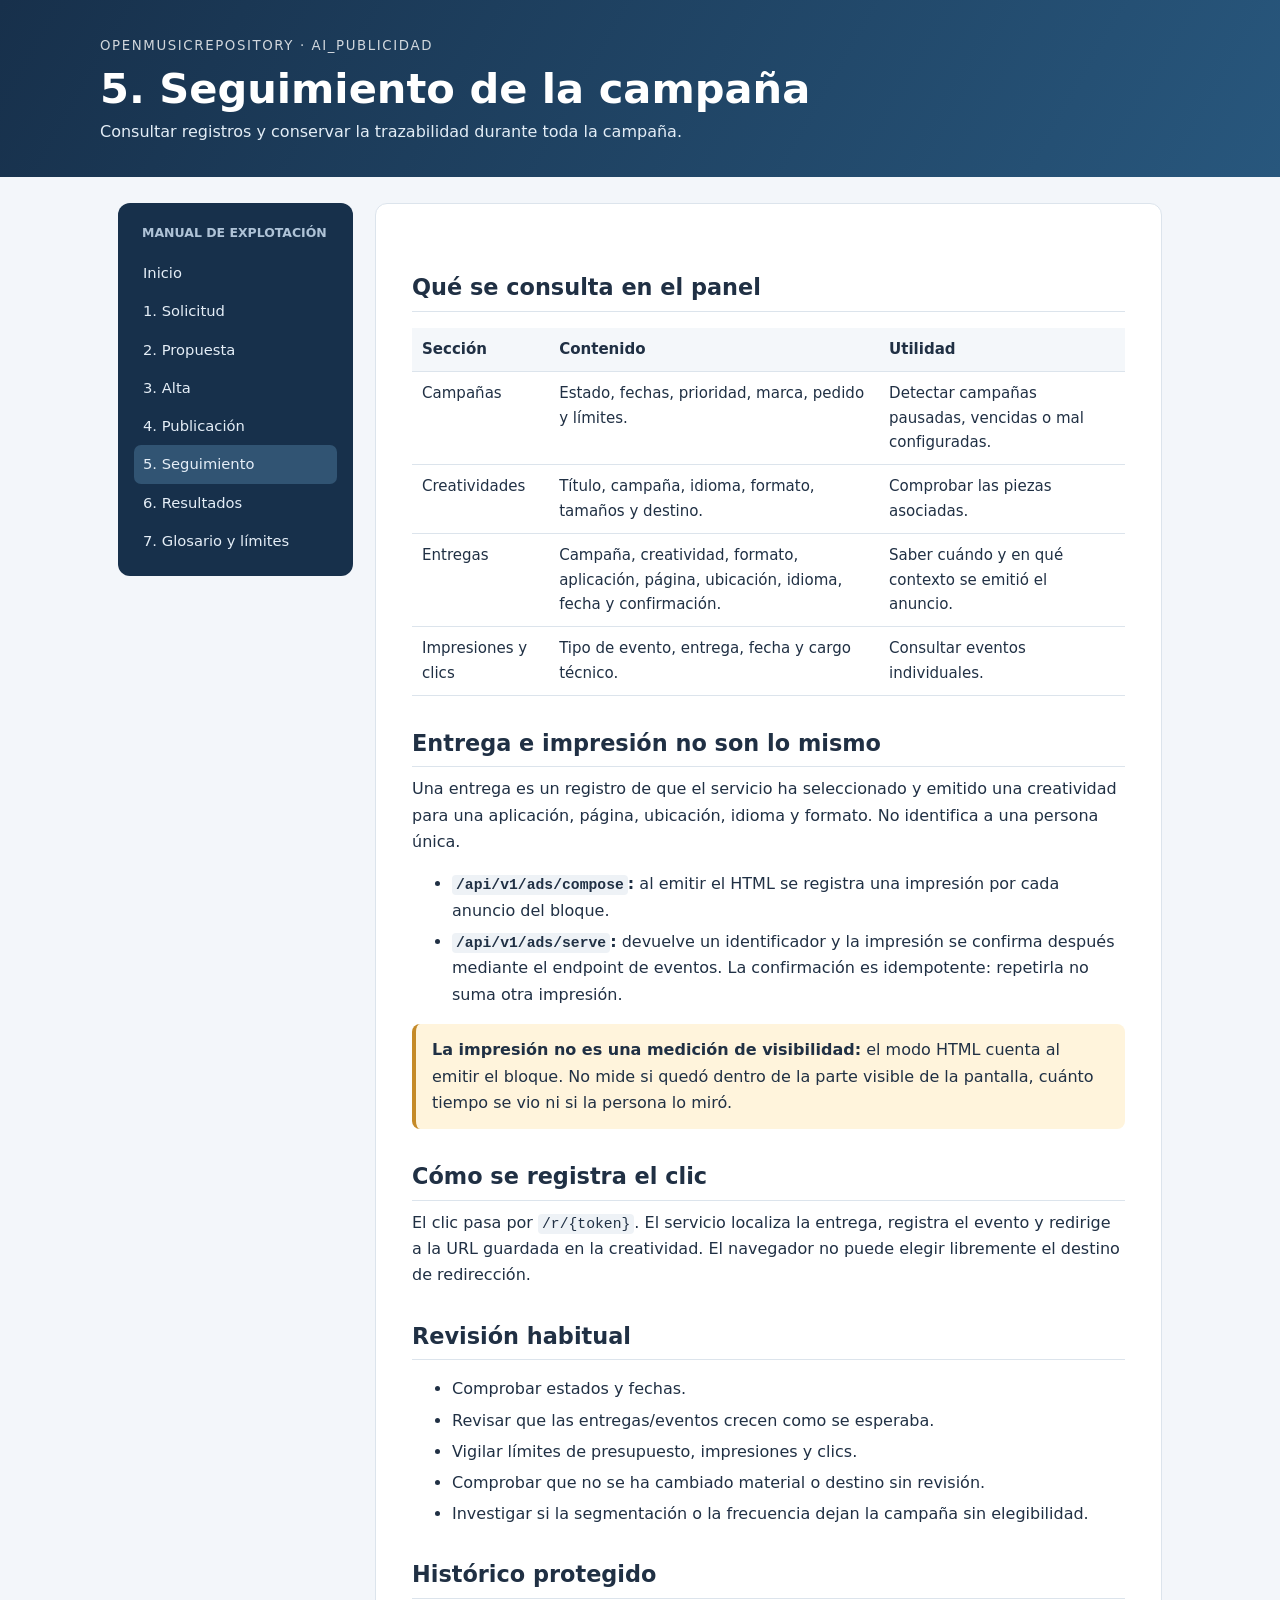
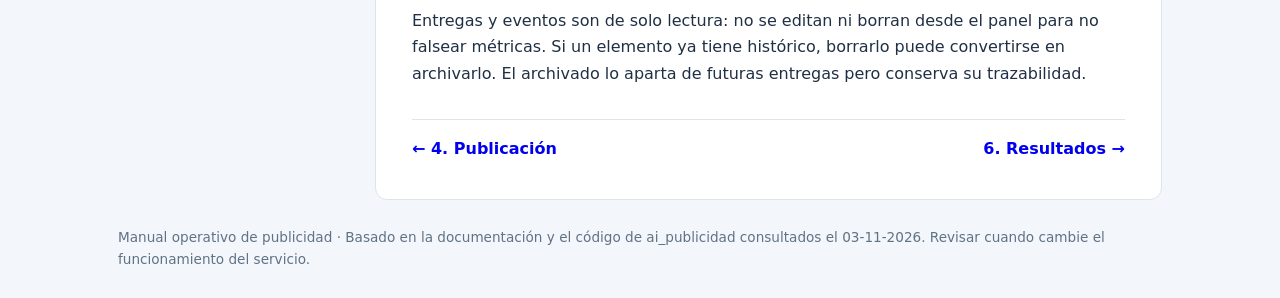
<file: api/static/manual/05-seguimiento.html>
<!doctype html><html lang="es"><head><meta charset="utf-8"><meta name="viewport" content="width=device-width,initial-scale=1"><title>5. Seguimiento de la campaña · Manual OSAP</title><link rel="stylesheet" href="manual.css"></head><body><header><small>OpenMusicRepository · ai_publicidad</small><h1>5. Seguimiento de la campaña</h1><p>Consultar registros y conservar la trazabilidad durante toda la campaña.</p></header><div class="layout"><nav><b>Manual de explotación</b><div><a href="index.html" class="">Inicio</a><a href="01-solicitud.html" class="">1. Solicitud</a><a href="02-propuesta.html" class="">2. Propuesta</a><a href="03-alta.html" class="">3. Alta</a><a href="04-publicacion.html" class="">4. Publicación</a><a href="05-seguimiento.html" class="active">5. Seguimiento</a><a href="06-resultados.html" class="">6. Resultados</a><a href="07-limites.html" class="">7. Glosario y límites</a></div></nav><main>
<h2>Qué se consulta en el panel</h2>
<table><tr><th>Sección</th><th>Contenido</th><th>Utilidad</th></tr>
<tr><td>Campañas</td><td>Estado, fechas, prioridad, marca, pedido y límites.</td><td>Detectar campañas pausadas, vencidas o mal configuradas.</td></tr>
<tr><td>Creatividades</td><td>Título, campaña, idioma, formato, tamaños y destino.</td><td>Comprobar las piezas asociadas.</td></tr>
<tr><td>Entregas</td><td>Campaña, creatividad, formato, aplicación, página, ubicación, idioma, fecha y confirmación.</td><td>Saber cuándo y en qué contexto se emitió el anuncio.</td></tr>
<tr><td>Impresiones y clics</td><td>Tipo de evento, entrega, fecha y cargo técnico.</td><td>Consultar eventos individuales.</td></tr></table>
<h2>Entrega e impresión no son lo mismo</h2><p>Una entrega es un registro de que el servicio ha seleccionado y emitido una creatividad para una aplicación, página, ubicación, idioma y formato. No identifica a una persona única.</p>
<ul><li><b><code>/api/v1/ads/compose</code>:</b> al emitir el HTML se registra una impresión por cada anuncio del bloque.</li><li><b><code>/api/v1/ads/serve</code>:</b> devuelve un identificador y la impresión se confirma después mediante el endpoint de eventos. La confirmación es idempotente: repetirla no suma otra impresión.</li></ul>
<div class="box warn"><b>La impresión no es una medición de visibilidad:</b> el modo HTML cuenta al emitir el bloque. No mide si quedó dentro de la parte visible de la pantalla, cuánto tiempo se vio ni si la persona lo miró.</div>
<h2>Cómo se registra el clic</h2><p>El clic pasa por <code>/r/{token}</code>. El servicio localiza la entrega, registra el evento y redirige a la URL guardada en la creatividad. El navegador no puede elegir libremente el destino de redirección.</p>
<h2>Revisión habitual</h2><ul><li>Comprobar estados y fechas.</li><li>Revisar que las entregas/eventos crecen como se esperaba.</li><li>Vigilar límites de presupuesto, impresiones y clics.</li><li>Comprobar que no se ha cambiado material o destino sin revisión.</li><li>Investigar si la segmentación o la frecuencia dejan la campaña sin elegibilidad.</li></ul>
<h2>Histórico protegido</h2><p>Entregas y eventos son de solo lectura: no se editan ni borran desde el panel para no falsear métricas. Si un elemento ya tiene histórico, borrarlo puede convertirse en archivarlo. El archivado lo aparta de futuras entregas pero conserva su trazabilidad.</p>
<div class="pager"><a href="04-publicacion.html">← 4. Publicación</a><a href="06-resultados.html">6. Resultados →</a></div></main></div><footer>Manual operativo de publicidad · Basado en la documentación y el código de ai_publicidad consultados el 03-11-2026. Revisar cuando cambie el funcionamiento del servicio.</footer></body></html>
</file>
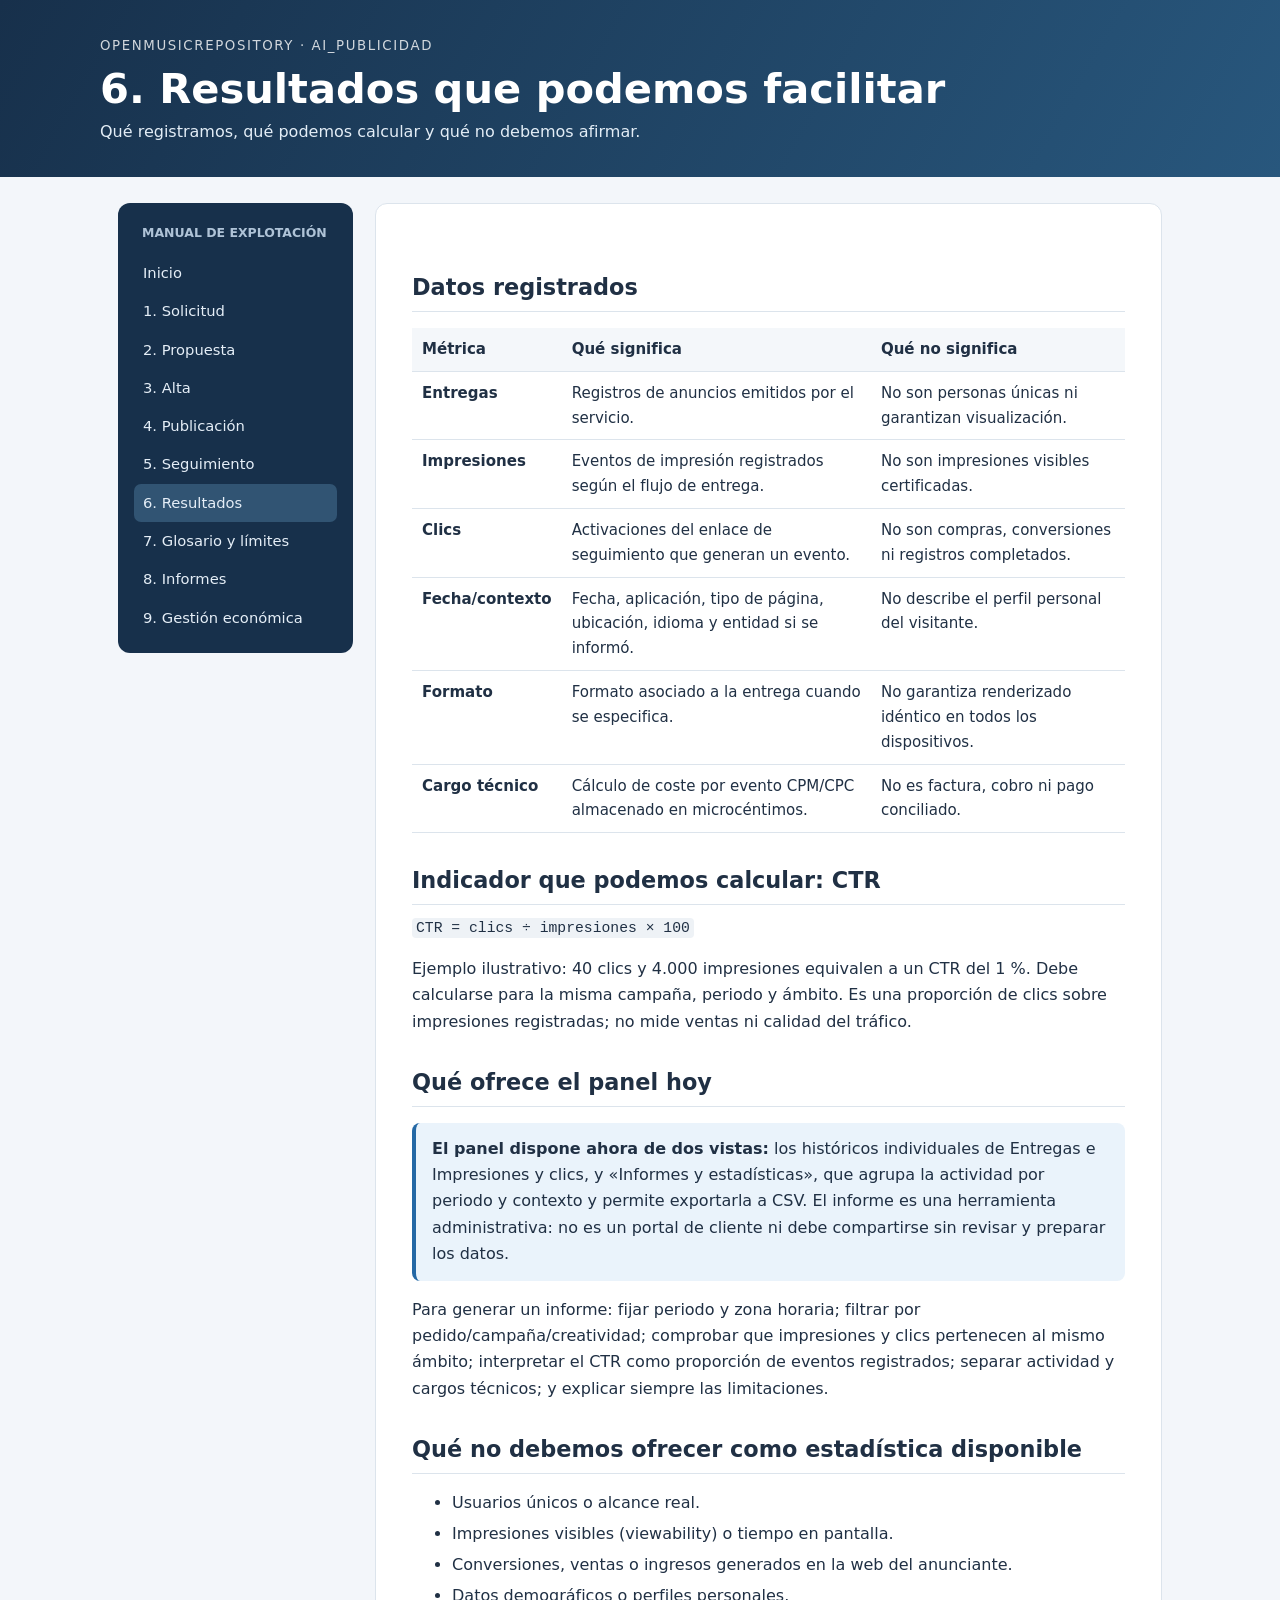
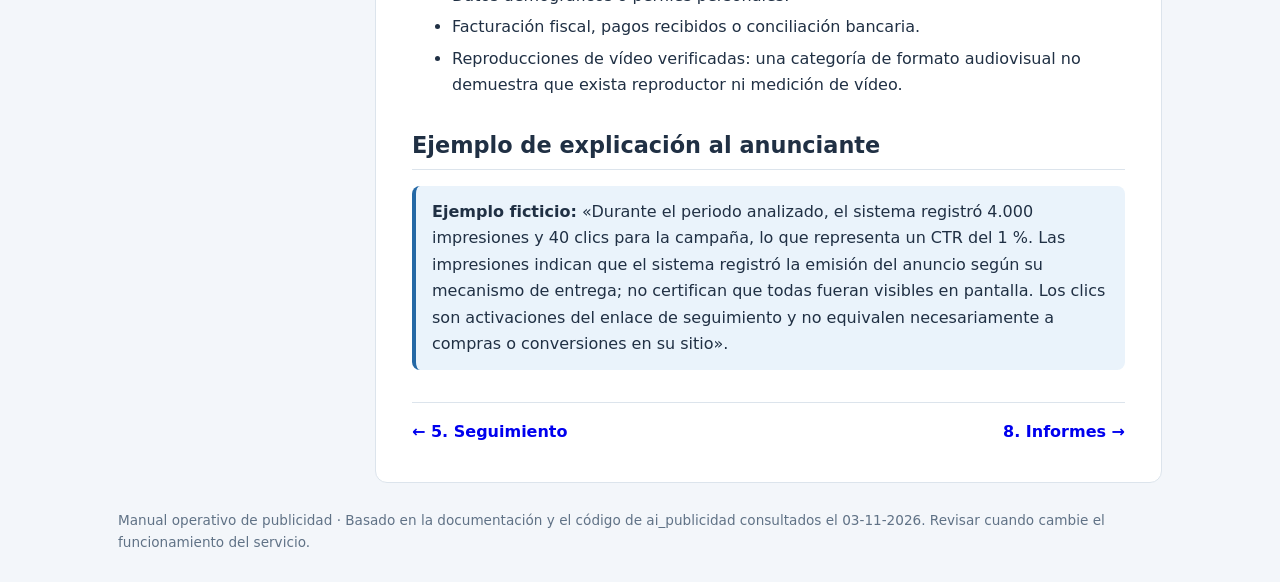
<file: api/static/manual/06-resultados.html>
<!doctype html><html lang="es"><head><meta charset="utf-8"><meta name="viewport" content="width=device-width,initial-scale=1"><title>6. Resultados que podemos facilitar · Manual OSAP</title><link rel="stylesheet" href="manual.css"></head><body><header><small>OpenMusicRepository · ai_publicidad</small><h1>6. Resultados que podemos facilitar</h1><p>Qué registramos, qué podemos calcular y qué no debemos afirmar.</p></header><div class="layout"><nav><b>Manual de explotación</b><div><a href="index.html" class="">Inicio</a><a href="01-solicitud.html" class="">1. Solicitud</a><a href="02-propuesta.html" class="">2. Propuesta</a><a href="03-alta.html" class="">3. Alta</a><a href="04-publicacion.html" class="">4. Publicación</a><a href="05-seguimiento.html" class="">5. Seguimiento</a><a href="06-resultados.html" class="active">6. Resultados</a><a href="07-limites.html" class="">7. Glosario y límites</a><a href="08-informes.html">8. Informes</a><a href="09-gestion-economica.html">9. Gestión económica</a></div></nav><main>
<h2>Datos registrados</h2>
<table><tr><th>Métrica</th><th>Qué significa</th><th>Qué no significa</th></tr>
<tr><td><b>Entregas</b></td><td>Registros de anuncios emitidos por el servicio.</td><td>No son personas únicas ni garantizan visualización.</td></tr>
<tr><td><b>Impresiones</b></td><td>Eventos de impresión registrados según el flujo de entrega.</td><td>No son impresiones visibles certificadas.</td></tr>
<tr><td><b>Clics</b></td><td>Activaciones del enlace de seguimiento que generan un evento.</td><td>No son compras, conversiones ni registros completados.</td></tr>
<tr><td><b>Fecha/contexto</b></td><td>Fecha, aplicación, tipo de página, ubicación, idioma y entidad si se informó.</td><td>No describe el perfil personal del visitante.</td></tr>
<tr><td><b>Formato</b></td><td>Formato asociado a la entrega cuando se especifica.</td><td>No garantiza renderizado idéntico en todos los dispositivos.</td></tr>
<tr><td><b>Cargo técnico</b></td><td>Cálculo de coste por evento CPM/CPC almacenado en microcéntimos.</td><td>No es factura, cobro ni pago conciliado.</td></tr></table>
<h2>Indicador que podemos calcular: CTR</h2><p><code>CTR = clics ÷ impresiones × 100</code></p><p>Ejemplo ilustrativo: 40 clics y 4.000 impresiones equivalen a un CTR del 1 %. Debe calcularse para la misma campaña, periodo y ámbito. Es una proporción de clics sobre impresiones registradas; no mide ventas ni calidad del tráfico.</p>
<h2>Qué ofrece el panel hoy</h2>
<div class="box"><b>El panel dispone ahora de dos vistas:</b> los históricos individuales de Entregas e Impresiones y clics, y «Informes y estadísticas», que agrupa la actividad por periodo y contexto y permite exportarla a CSV. El informe es una herramienta administrativa: no es un portal de cliente ni debe compartirse sin revisar y preparar los datos.</div>
<p>Para generar un informe: fijar periodo y zona horaria; filtrar por pedido/campaña/creatividad; comprobar que impresiones y clics pertenecen al mismo ámbito; interpretar el CTR como proporción de eventos registrados; separar actividad y cargos técnicos; y explicar siempre las limitaciones.</p>
<h2>Qué no debemos ofrecer como estadística disponible</h2>
<ul><li>Usuarios únicos o alcance real.</li><li>Impresiones visibles (viewability) o tiempo en pantalla.</li><li>Conversiones, ventas o ingresos generados en la web del anunciante.</li><li>Datos demográficos o perfiles personales.</li><li>Facturación fiscal, pagos recibidos o conciliación bancaria.</li><li>Reproducciones de vídeo verificadas: una categoría de formato audiovisual no demuestra que exista reproductor ni medición de vídeo.</li></ul>
<h2>Ejemplo de explicación al anunciante</h2><div class="box"><b>Ejemplo ficticio:</b> «Durante el periodo analizado, el sistema registró 4.000 impresiones y 40 clics para la campaña, lo que representa un CTR del 1 %. Las impresiones indican que el sistema registró la emisión del anuncio según su mecanismo de entrega; no certifican que todas fueran visibles en pantalla. Los clics son activaciones del enlace de seguimiento y no equivalen necesariamente a compras o conversiones en su sitio».</div>
<div class="pager"><a href="05-seguimiento.html">← 5. Seguimiento</a><a href="08-informes.html">8. Informes →</a></div></main></div><footer>Manual operativo de publicidad · Basado en la documentación y el código de ai_publicidad consultados el 03-11-2026. Revisar cuando cambie el funcionamiento del servicio.</footer></body></html>
</file>
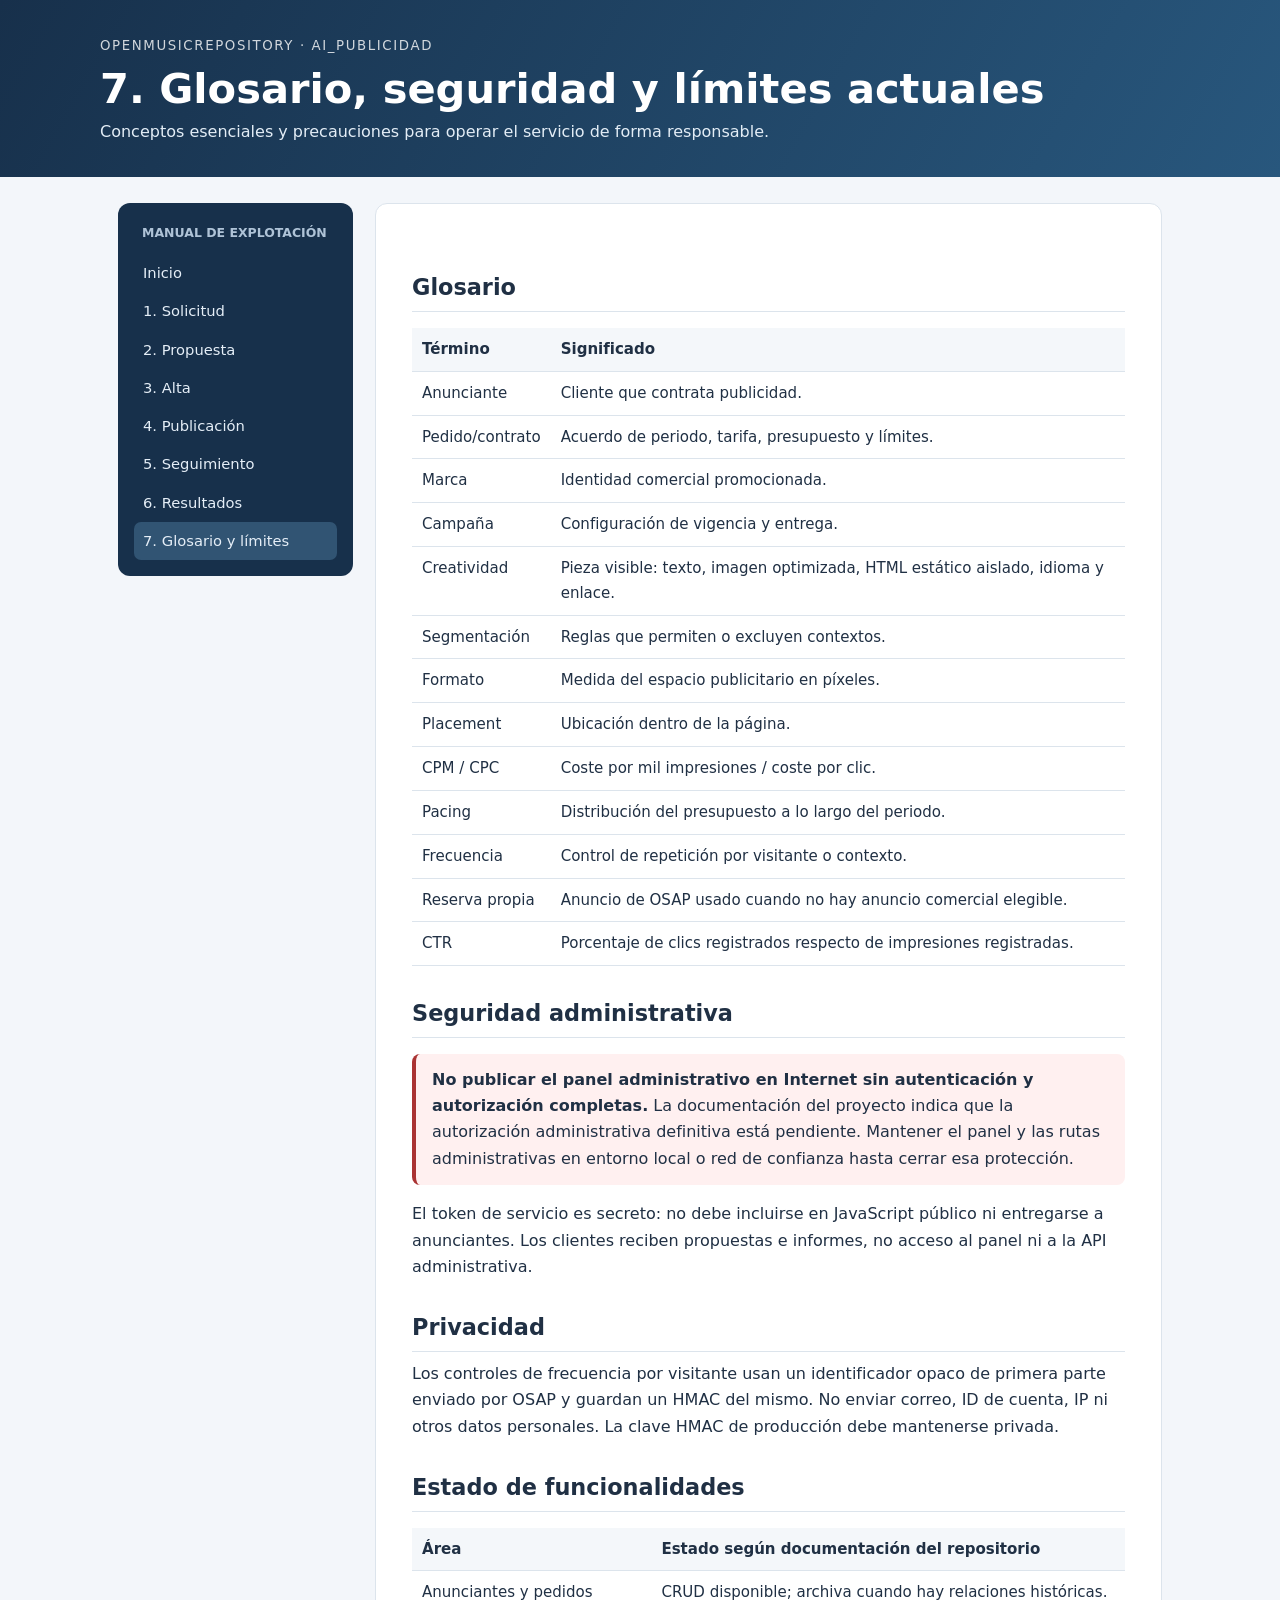
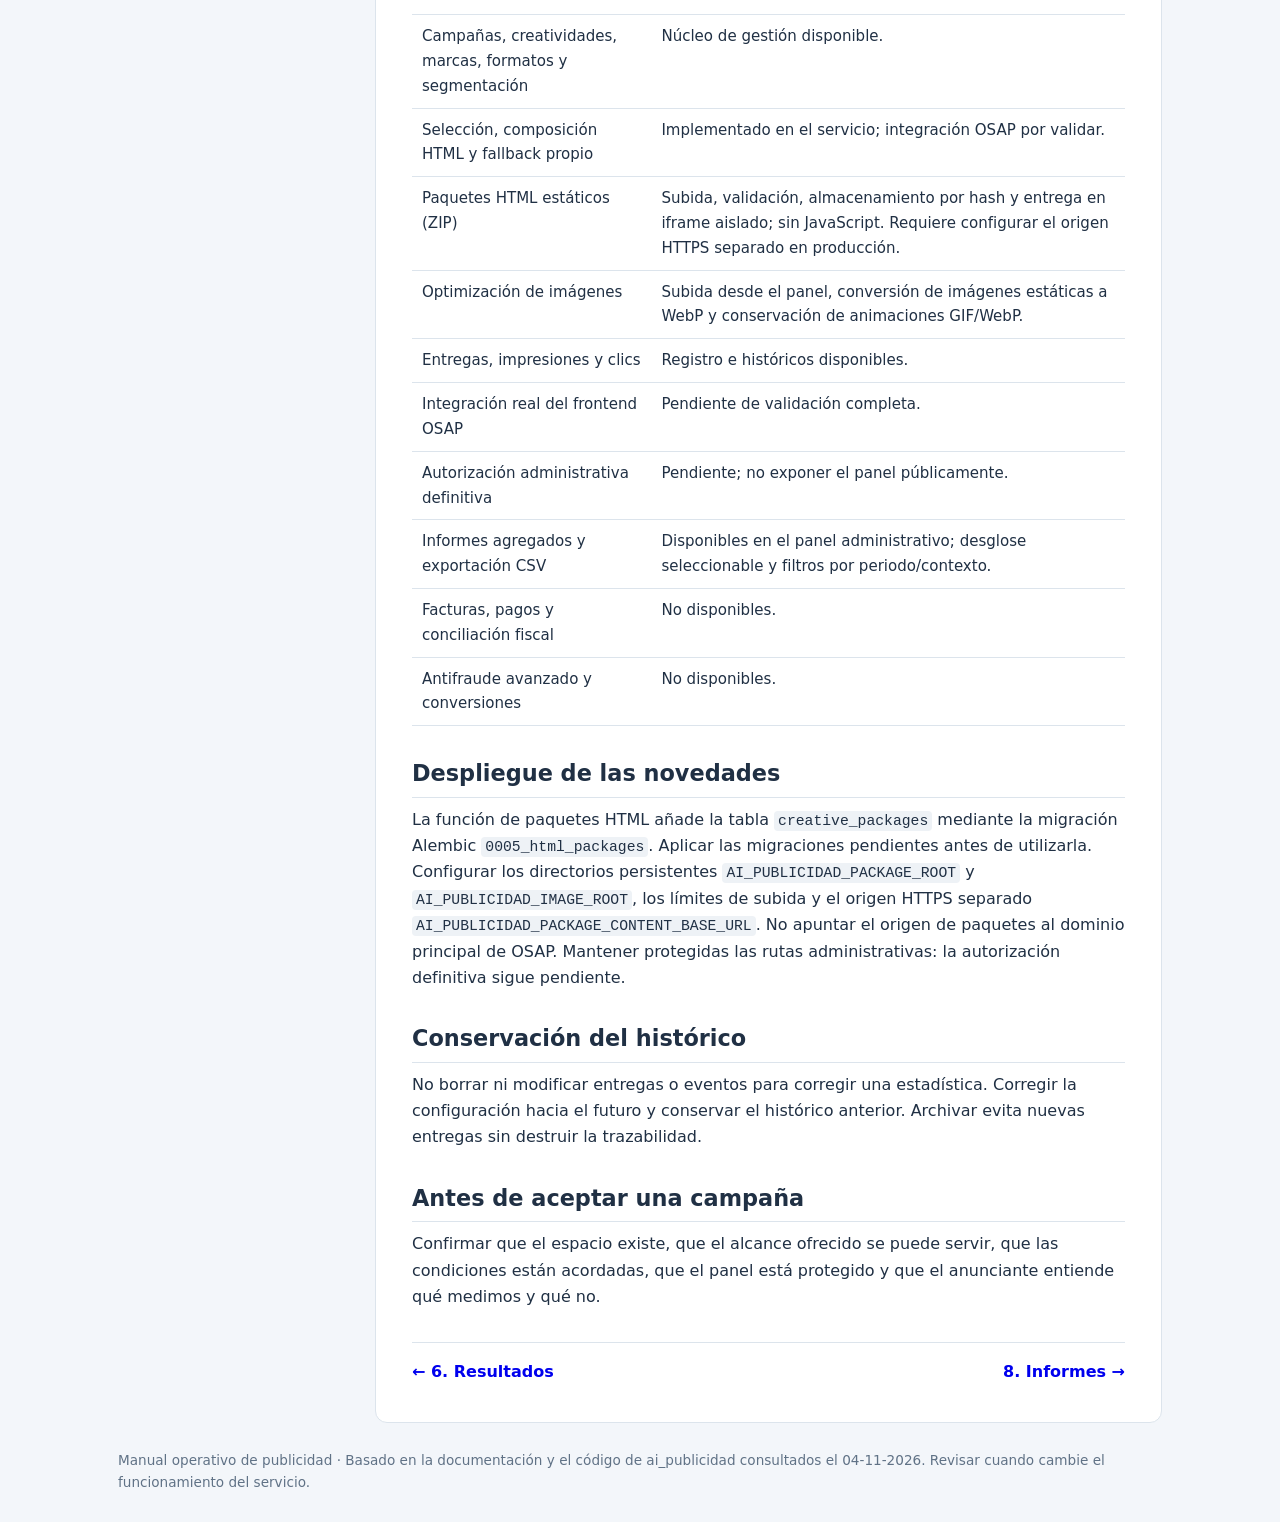
<file: api/static/manual/07-limites.html>
<!doctype html><html lang="es"><head><meta charset="utf-8"><meta name="viewport" content="width=device-width,initial-scale=1"><title>7. Glosario, seguridad y límites actuales · Manual OSAP</title><link rel="stylesheet" href="manual.css"></head><body><header><small>OpenMusicRepository · ai_publicidad</small><h1>7. Glosario, seguridad y límites actuales</h1><p>Conceptos esenciales y precauciones para operar el servicio de forma responsable.</p></header><div class="layout"><nav><b>Manual de explotación</b><div><a href="index.html" class="">Inicio</a><a href="01-solicitud.html" class="">1. Solicitud</a><a href="02-propuesta.html" class="">2. Propuesta</a><a href="03-alta.html" class="">3. Alta</a><a href="04-publicacion.html" class="">4. Publicación</a><a href="05-seguimiento.html" class="">5. Seguimiento</a><a href="06-resultados.html" class="">6. Resultados</a><a href="07-limites.html" class="active">7. Glosario y límites</a></div></nav><main>
<h2>Glosario</h2>
<table><tr><th>Término</th><th>Significado</th></tr>
<tr><td>Anunciante</td><td>Cliente que contrata publicidad.</td></tr><tr><td>Pedido/contrato</td><td>Acuerdo de periodo, tarifa, presupuesto y límites.</td></tr><tr><td>Marca</td><td>Identidad comercial promocionada.</td></tr><tr><td>Campaña</td><td>Configuración de vigencia y entrega.</td></tr><tr><td>Creatividad</td><td>Pieza visible: texto, imagen optimizada, HTML estático aislado, idioma y enlace.</td></tr><tr><td>Segmentación</td><td>Reglas que permiten o excluyen contextos.</td></tr><tr><td>Formato</td><td>Medida del espacio publicitario en píxeles.</td></tr><tr><td>Placement</td><td>Ubicación dentro de la página.</td></tr><tr><td>CPM / CPC</td><td>Coste por mil impresiones / coste por clic.</td></tr><tr><td>Pacing</td><td>Distribución del presupuesto a lo largo del periodo.</td></tr><tr><td>Frecuencia</td><td>Control de repetición por visitante o contexto.</td></tr><tr><td>Reserva propia</td><td>Anuncio de OSAP usado cuando no hay anuncio comercial elegible.</td></tr><tr><td>CTR</td><td>Porcentaje de clics registrados respecto de impresiones registradas.</td></tr></table>
<h2>Seguridad administrativa</h2><div class="box danger"><b>No publicar el panel administrativo en Internet sin autenticación y autorización completas.</b> La documentación del proyecto indica que la autorización administrativa definitiva está pendiente. Mantener el panel y las rutas administrativas en entorno local o red de confianza hasta cerrar esa protección.</div>
<p>El token de servicio es secreto: no debe incluirse en JavaScript público ni entregarse a anunciantes. Los clientes reciben propuestas e informes, no acceso al panel ni a la API administrativa.</p>
<h2>Privacidad</h2><p>Los controles de frecuencia por visitante usan un identificador opaco de primera parte enviado por OSAP y guardan un HMAC del mismo. No enviar correo, ID de cuenta, IP ni otros datos personales. La clave HMAC de producción debe mantenerse privada.</p>
<h2>Estado de funcionalidades</h2>
<table><tr><th>Área</th><th>Estado según documentación del repositorio</th></tr>
<tr><td>Anunciantes y pedidos</td><td>CRUD disponible; archiva cuando hay relaciones históricas.</td></tr>
<tr><td>Campañas, creatividades, marcas, formatos y segmentación</td><td>Núcleo de gestión disponible.</td></tr>
<tr><td>Selección, composición HTML y fallback propio</td><td>Implementado en el servicio; integración OSAP por validar.</td></tr><tr><td>Paquetes HTML estáticos (ZIP)</td><td>Subida, validación, almacenamiento por hash y entrega en iframe aislado; sin JavaScript. Requiere configurar el origen HTTPS separado en producción.</td></tr><tr><td>Optimización de imágenes</td><td>Subida desde el panel, conversión de imágenes estáticas a WebP y conservación de animaciones GIF/WebP.</td></tr>
<tr><td>Entregas, impresiones y clics</td><td>Registro e históricos disponibles.</td></tr>
<tr><td>Integración real del frontend OSAP</td><td>Pendiente de validación completa.</td></tr>
<tr><td>Autorización administrativa definitiva</td><td>Pendiente; no exponer el panel públicamente.</td></tr>
<tr><td>Informes agregados y exportación CSV</td><td>Disponibles en el panel administrativo; desglose seleccionable y filtros por periodo/contexto.</td></tr>
<tr><td>Facturas, pagos y conciliación fiscal</td><td>No disponibles.</td></tr>
<tr><td>Antifraude avanzado y conversiones</td><td>No disponibles.</td></tr></table>
<h2>Despliegue de las novedades</h2><p>La función de paquetes HTML añade la tabla <code>creative_packages</code> mediante la migración Alembic <code>0005_html_packages</code>. Aplicar las migraciones pendientes antes de utilizarla. Configurar los directorios persistentes <code>AI_PUBLICIDAD_PACKAGE_ROOT</code> y <code>AI_PUBLICIDAD_IMAGE_ROOT</code>, los límites de subida y el origen HTTPS separado <code>AI_PUBLICIDAD_PACKAGE_CONTENT_BASE_URL</code>. No apuntar el origen de paquetes al dominio principal de OSAP. Mantener protegidas las rutas administrativas: la autorización definitiva sigue pendiente.</p><h2>Conservación del histórico</h2><p>No borrar ni modificar entregas o eventos para corregir una estadística. Corregir la configuración hacia el futuro y conservar el histórico anterior. Archivar evita nuevas entregas sin destruir la trazabilidad.</p>
<h2>Antes de aceptar una campaña</h2><p>Confirmar que el espacio existe, que el alcance ofrecido se puede servir, que las condiciones están acordadas, que el panel está protegido y que el anunciante entiende qué medimos y qué no.</p>
<div class="pager"><a href="06-resultados.html">← 6. Resultados</a><a href="08-informes.html">8. Informes →</a></div></main></div><footer>Manual operativo de publicidad · Basado en la documentación y el código de ai_publicidad consultados el 04-11-2026. Revisar cuando cambie el funcionamiento del servicio.</footer></body></html>
</file>
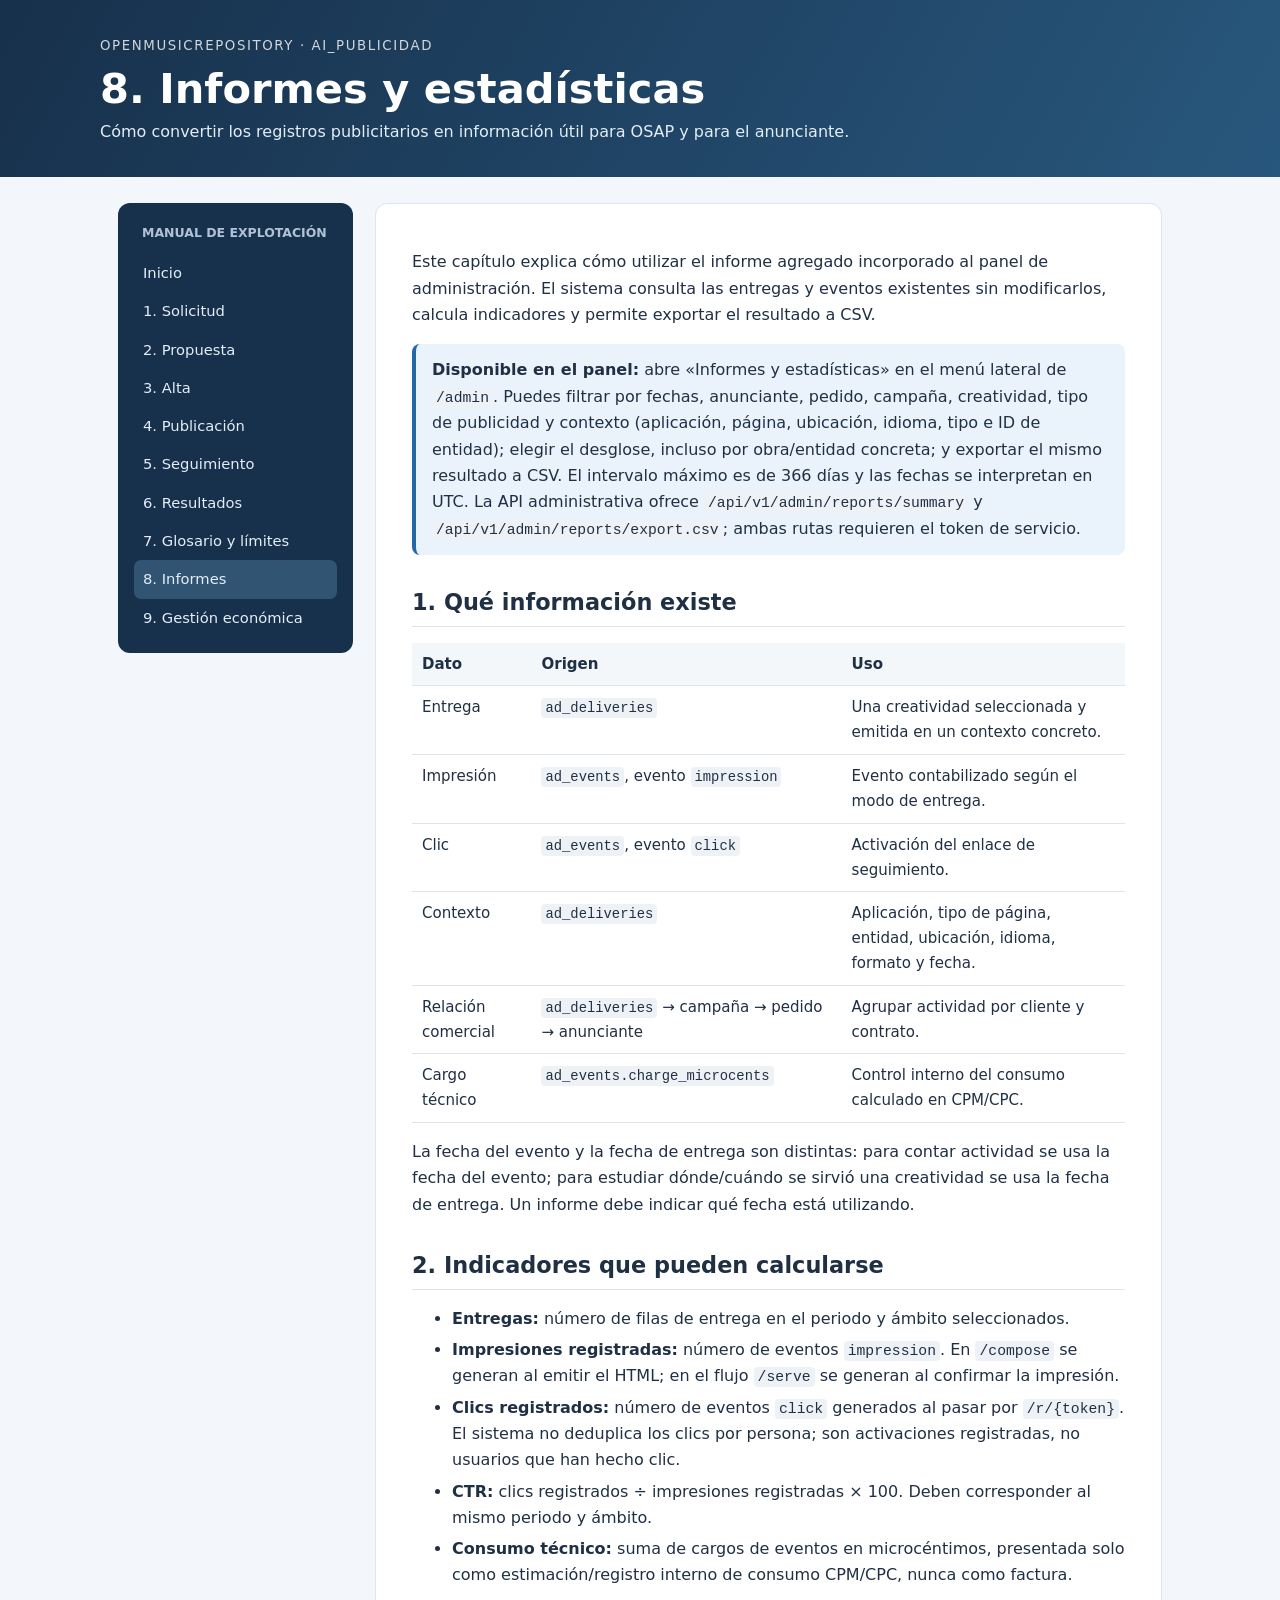
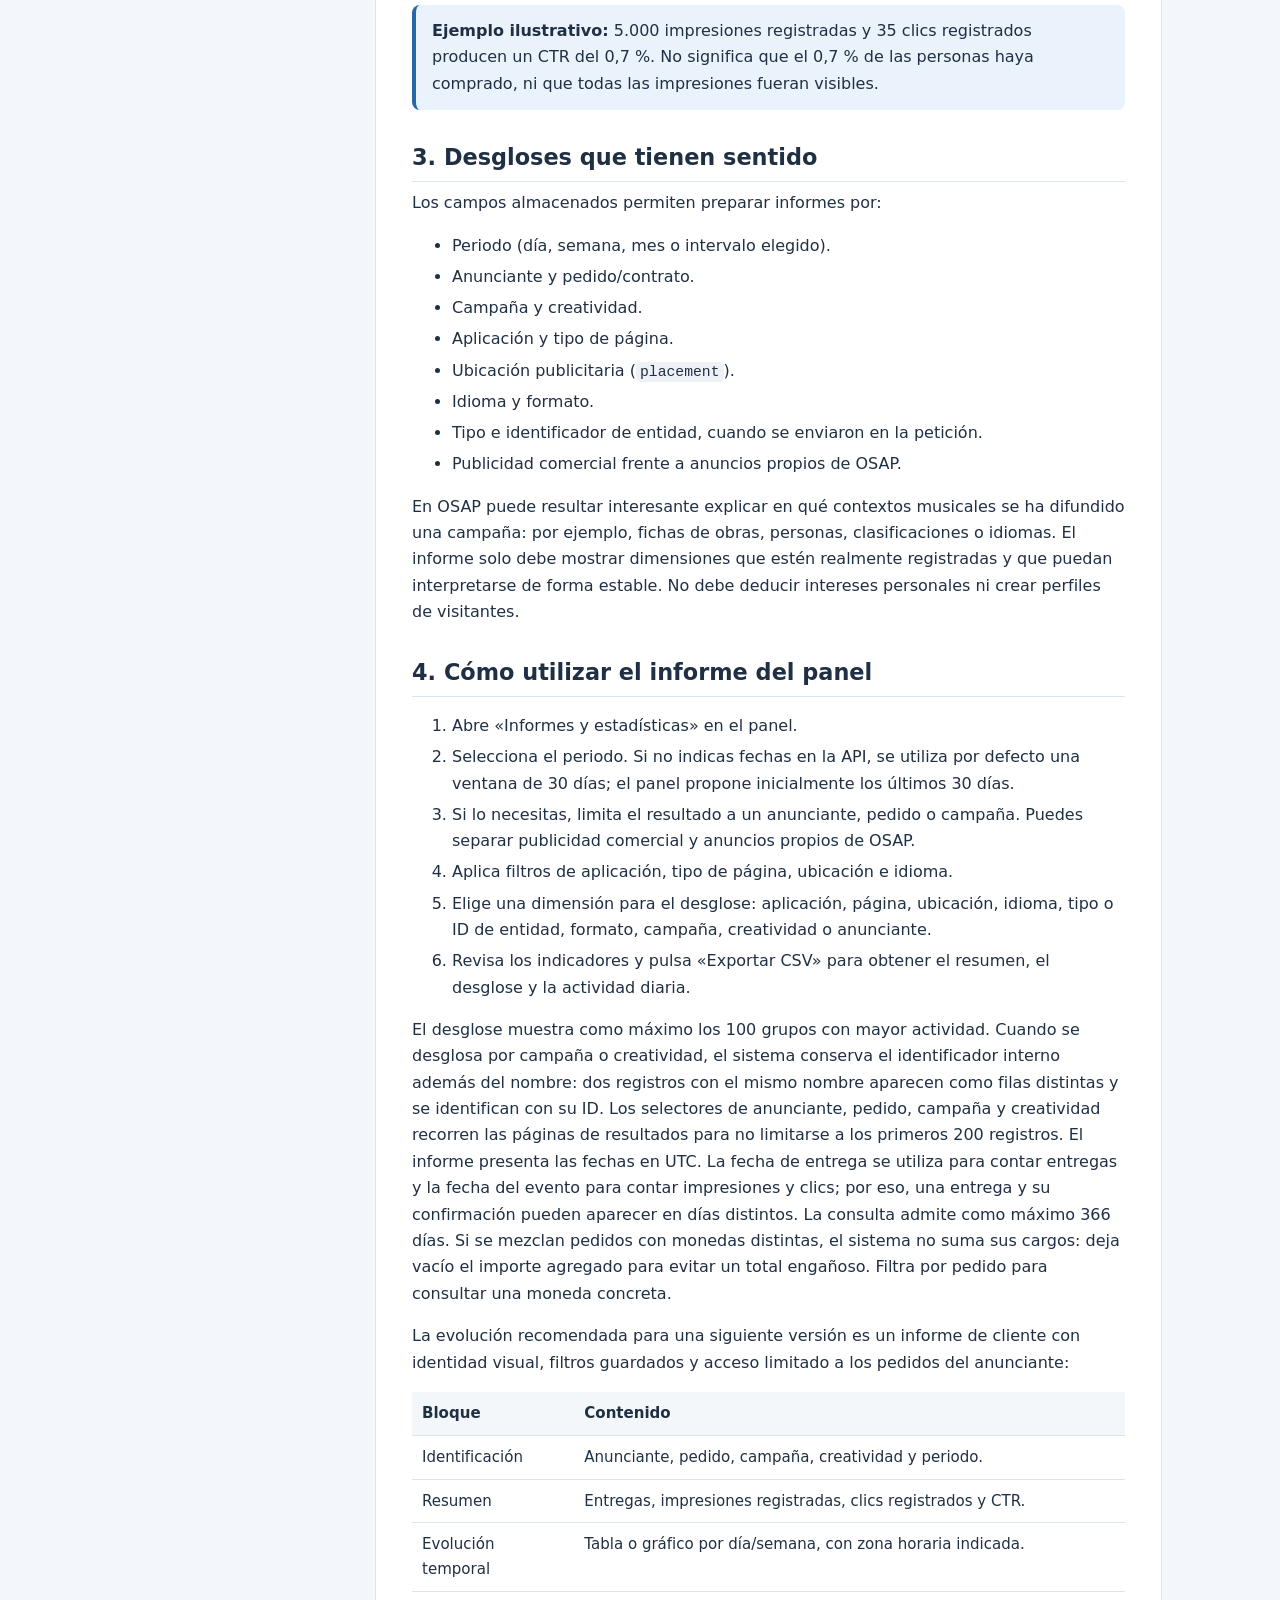
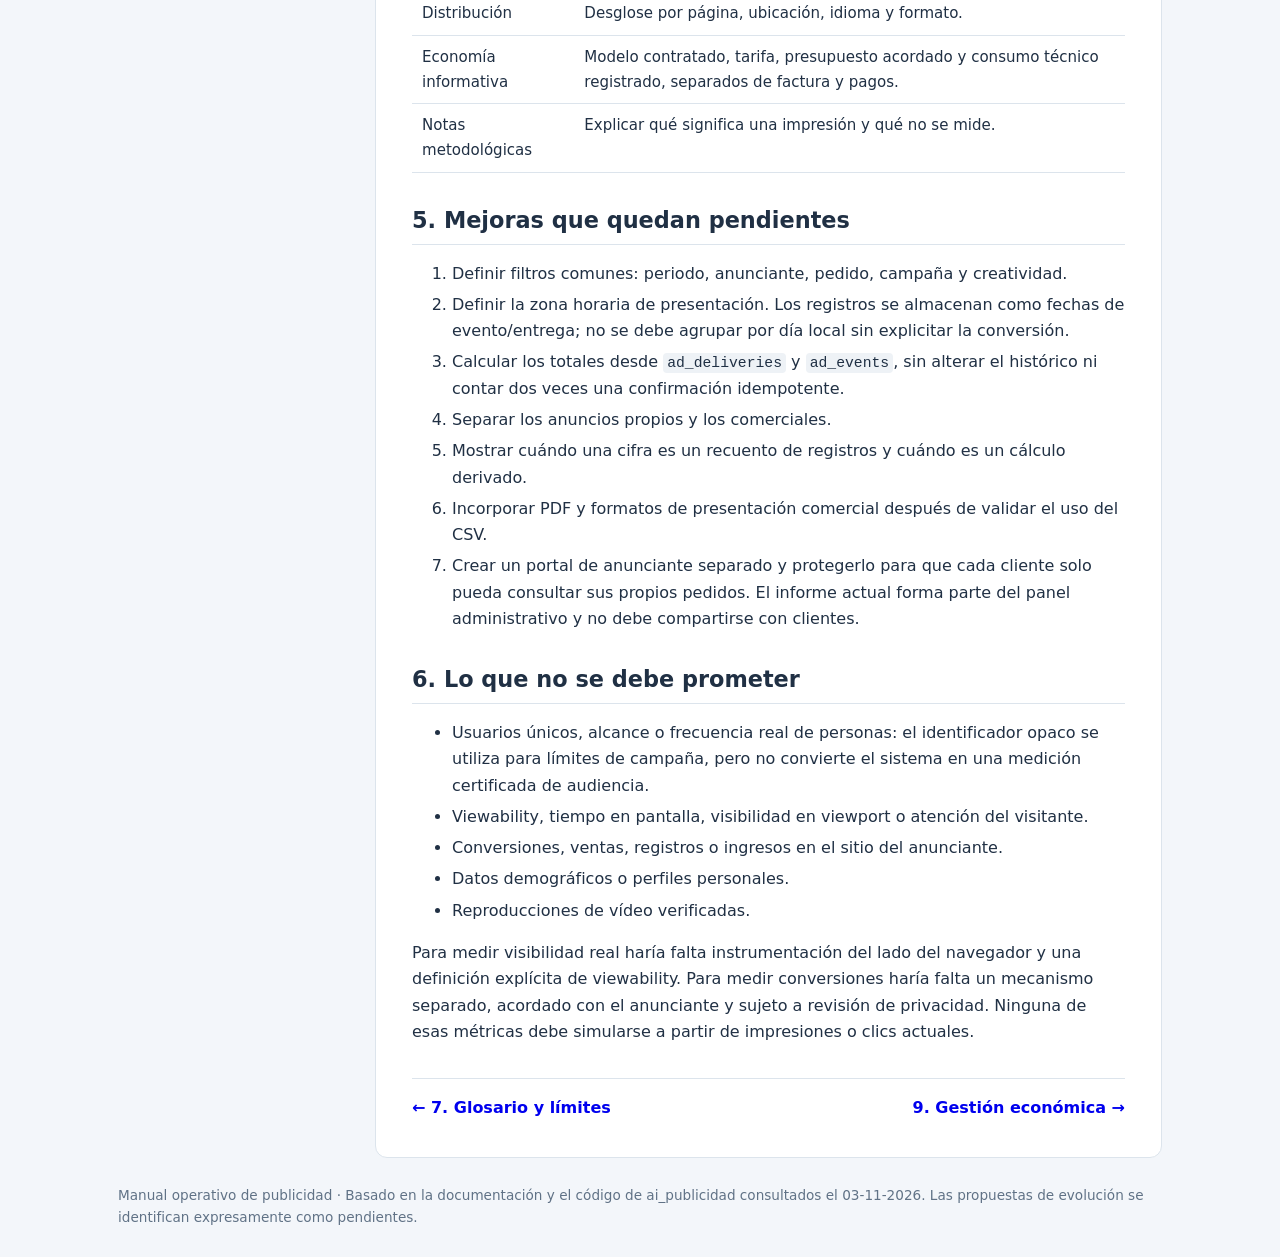
<file: api/static/manual/08-informes.html>
<!doctype html>
<html lang="es"><head><meta charset="utf-8"><meta name="viewport" content="width=device-width,initial-scale=1"><title>8. Informes y estadísticas · Manual OSAP</title><link rel="stylesheet" href="manual.css"></head><body>
<header><small>OpenMusicRepository · ai_publicidad</small><h1>8. Informes y estadísticas</h1><p>Cómo convertir los registros publicitarios en información útil para OSAP y para el anunciante.</p></header>
<div class="layout"><nav><b>Manual de explotación</b><div><a href="index.html">Inicio</a><a href="01-solicitud.html">1. Solicitud</a><a href="02-propuesta.html">2. Propuesta</a><a href="03-alta.html">3. Alta</a><a href="04-publicacion.html">4. Publicación</a><a href="05-seguimiento.html">5. Seguimiento</a><a href="06-resultados.html">6. Resultados</a><a href="07-limites.html">7. Glosario y límites</a><a href="08-informes.html" class="active">8. Informes</a><a href="09-gestion-economica.html" >9. Gestión económica</a></div></nav><main>
<p>Este capítulo explica cómo utilizar el informe agregado incorporado al panel de administración. El sistema consulta las entregas y eventos existentes sin modificarlos, calcula indicadores y permite exportar el resultado a CSV.</p>
<div class="box"><b>Disponible en el panel:</b> abre «Informes y estadísticas» en el menú lateral de <code>/admin</code>. Puedes filtrar por fechas, anunciante, pedido, campaña, creatividad, tipo de publicidad y contexto (aplicación, página, ubicación, idioma, tipo e ID de entidad); elegir el desglose, incluso por obra/entidad concreta; y exportar el mismo resultado a CSV. El intervalo máximo es de 366 días y las fechas se interpretan en UTC. La API administrativa ofrece <code>/api/v1/admin/reports/summary</code> y <code>/api/v1/admin/reports/export.csv</code>; ambas rutas requieren el token de servicio.</div>
<h2>1. Qué información existe</h2>
<table><tr><th>Dato</th><th>Origen</th><th>Uso</th></tr>
<tr><td>Entrega</td><td><code>ad_deliveries</code></td><td>Una creatividad seleccionada y emitida en un contexto concreto.</td></tr>
<tr><td>Impresión</td><td><code>ad_events</code>, evento <code>impression</code></td><td>Evento contabilizado según el modo de entrega.</td></tr>
<tr><td>Clic</td><td><code>ad_events</code>, evento <code>click</code></td><td>Activación del enlace de seguimiento.</td></tr>
<tr><td>Contexto</td><td><code>ad_deliveries</code></td><td>Aplicación, tipo de página, entidad, ubicación, idioma, formato y fecha.</td></tr>
<tr><td>Relación comercial</td><td><code>ad_deliveries</code> → campaña → pedido → anunciante</td><td>Agrupar actividad por cliente y contrato.</td></tr>
<tr><td>Cargo técnico</td><td><code>ad_events.charge_microcents</code></td><td>Control interno del consumo calculado en CPM/CPC.</td></tr></table>
<p>La fecha del evento y la fecha de entrega son distintas: para contar actividad se usa la fecha del evento; para estudiar dónde/cuándo se sirvió una creatividad se usa la fecha de entrega. Un informe debe indicar qué fecha está utilizando.</p>
<h2>2. Indicadores que pueden calcularse</h2>
<ul>
<li><b>Entregas:</b> número de filas de entrega en el periodo y ámbito seleccionados.</li>
<li><b>Impresiones registradas:</b> número de eventos <code>impression</code>. En <code>/compose</code> se generan al emitir el HTML; en el flujo <code>/serve</code> se generan al confirmar la impresión.</li>
<li><b>Clics registrados:</b> número de eventos <code>click</code> generados al pasar por <code>/r/{token}</code>. El sistema no deduplica los clics por persona; son activaciones registradas, no usuarios que han hecho clic.</li>
<li><b>CTR:</b> clics registrados ÷ impresiones registradas × 100. Deben corresponder al mismo periodo y ámbito.</li>
<li><b>Consumo técnico:</b> suma de cargos de eventos en microcéntimos, presentada solo como estimación/registro interno de consumo CPM/CPC, nunca como factura.</li>
</ul>
<div class="box"><b>Ejemplo ilustrativo:</b> 5.000 impresiones registradas y 35 clics registrados producen un CTR del 0,7 %. No significa que el 0,7 % de las personas haya comprado, ni que todas las impresiones fueran visibles.</div>
<h2>3. Desgloses que tienen sentido</h2>
<p>Los campos almacenados permiten preparar informes por:</p>
<ul><li>Periodo (día, semana, mes o intervalo elegido).</li><li>Anunciante y pedido/contrato.</li><li>Campaña y creatividad.</li><li>Aplicación y tipo de página.</li><li>Ubicación publicitaria (<code>placement</code>).</li><li>Idioma y formato.</li><li>Tipo e identificador de entidad, cuando se enviaron en la petición.</li><li>Publicidad comercial frente a anuncios propios de OSAP.</li></ul>
<p>En OSAP puede resultar interesante explicar en qué contextos musicales se ha difundido una campaña: por ejemplo, fichas de obras, personas, clasificaciones o idiomas. El informe solo debe mostrar dimensiones que estén realmente registradas y que puedan interpretarse de forma estable. No debe deducir intereses personales ni crear perfiles de visitantes.</p>
<h2>4. Cómo utilizar el informe del panel</h2>
<ol><li>Abre «Informes y estadísticas» en el panel.</li><li>Selecciona el periodo. Si no indicas fechas en la API, se utiliza por defecto una ventana de 30 días; el panel propone inicialmente los últimos 30 días.</li><li>Si lo necesitas, limita el resultado a un anunciante, pedido o campaña. Puedes separar publicidad comercial y anuncios propios de OSAP.</li><li>Aplica filtros de aplicación, tipo de página, ubicación e idioma.</li><li>Elige una dimensión para el desglose: aplicación, página, ubicación, idioma, tipo o ID de entidad, formato, campaña, creatividad o anunciante.</li><li>Revisa los indicadores y pulsa «Exportar CSV» para obtener el resumen, el desglose y la actividad diaria.</li></ol>
<p>El desglose muestra como máximo los 100 grupos con mayor actividad. Cuando se desglosa por campaña o creatividad, el sistema conserva el identificador interno además del nombre: dos registros con el mismo nombre aparecen como filas distintas y se identifican con su ID. Los selectores de anunciante, pedido, campaña y creatividad recorren las páginas de resultados para no limitarse a los primeros 200 registros. El informe presenta las fechas en UTC. La fecha de entrega se utiliza para contar entregas y la fecha del evento para contar impresiones y clics; por eso, una entrega y su confirmación pueden aparecer en días distintos. La consulta admite como máximo 366 días. Si se mezclan pedidos con monedas distintas, el sistema no suma sus cargos: deja vacío el importe agregado para evitar un total engañoso. Filtra por pedido para consultar una moneda concreta.</p>
<p>La evolución recomendada para una siguiente versión es un informe de cliente con identidad visual, filtros guardados y acceso limitado a los pedidos del anunciante:</p>
<table><tr><th>Bloque</th><th>Contenido</th></tr>
<tr><td>Identificación</td><td>Anunciante, pedido, campaña, creatividad y periodo.</td></tr>
<tr><td>Resumen</td><td>Entregas, impresiones registradas, clics registrados y CTR.</td></tr>
<tr><td>Evolución temporal</td><td>Tabla o gráfico por día/semana, con zona horaria indicada.</td></tr>
<tr><td>Distribución</td><td>Desglose por página, ubicación, idioma y formato.</td></tr>
<tr><td>Economía informativa</td><td>Modelo contratado, tarifa, presupuesto acordado y consumo técnico registrado, separados de factura y pagos.</td></tr>
<tr><td>Notas metodológicas</td><td>Explicar qué significa una impresión y qué no se mide.</td></tr></table>
<h2>5. Mejoras que quedan pendientes</h2>
<ol>
<li>Definir filtros comunes: periodo, anunciante, pedido, campaña y creatividad.</li>
<li>Definir la zona horaria de presentación. Los registros se almacenan como fechas de evento/entrega; no se debe agrupar por día local sin explicitar la conversión.</li>
<li>Calcular los totales desde <code>ad_deliveries</code> y <code>ad_events</code>, sin alterar el histórico ni contar dos veces una confirmación idempotente.</li>
<li>Separar los anuncios propios y los comerciales.</li>
<li>Mostrar cuándo una cifra es un recuento de registros y cuándo es un cálculo derivado.</li>
<li>Incorporar PDF y formatos de presentación comercial después de validar el uso del CSV.</li>
<li>Crear un portal de anunciante separado y protegerlo para que cada cliente solo pueda consultar sus propios pedidos. El informe actual forma parte del panel administrativo y no debe compartirse con clientes.</li>
</ol>
<h2>6. Lo que no se debe prometer</h2>
<ul><li>Usuarios únicos, alcance o frecuencia real de personas: el identificador opaco se utiliza para límites de campaña, pero no convierte el sistema en una medición certificada de audiencia.</li><li>Viewability, tiempo en pantalla, visibilidad en viewport o atención del visitante.</li><li>Conversiones, ventas, registros o ingresos en el sitio del anunciante.</li><li>Datos demográficos o perfiles personales.</li><li>Reproducciones de vídeo verificadas.</li></ul>
<p>Para medir visibilidad real haría falta instrumentación del lado del navegador y una definición explícita de viewability. Para medir conversiones haría falta un mecanismo separado, acordado con el anunciante y sujeto a revisión de privacidad. Ninguna de esas métricas debe simularse a partir de impresiones o clics actuales.</p>
<div class="pager"><a href="07-limites.html">← 7. Glosario y límites</a><a href="09-gestion-economica.html">9. Gestión económica →</a></div>
</main></div>
<footer>Manual operativo de publicidad · Basado en la documentación y el código de ai_publicidad consultados el 03-11-2026. Las propuestas de evolución se identifican expresamente como pendientes.</footer></body></html>
</file>
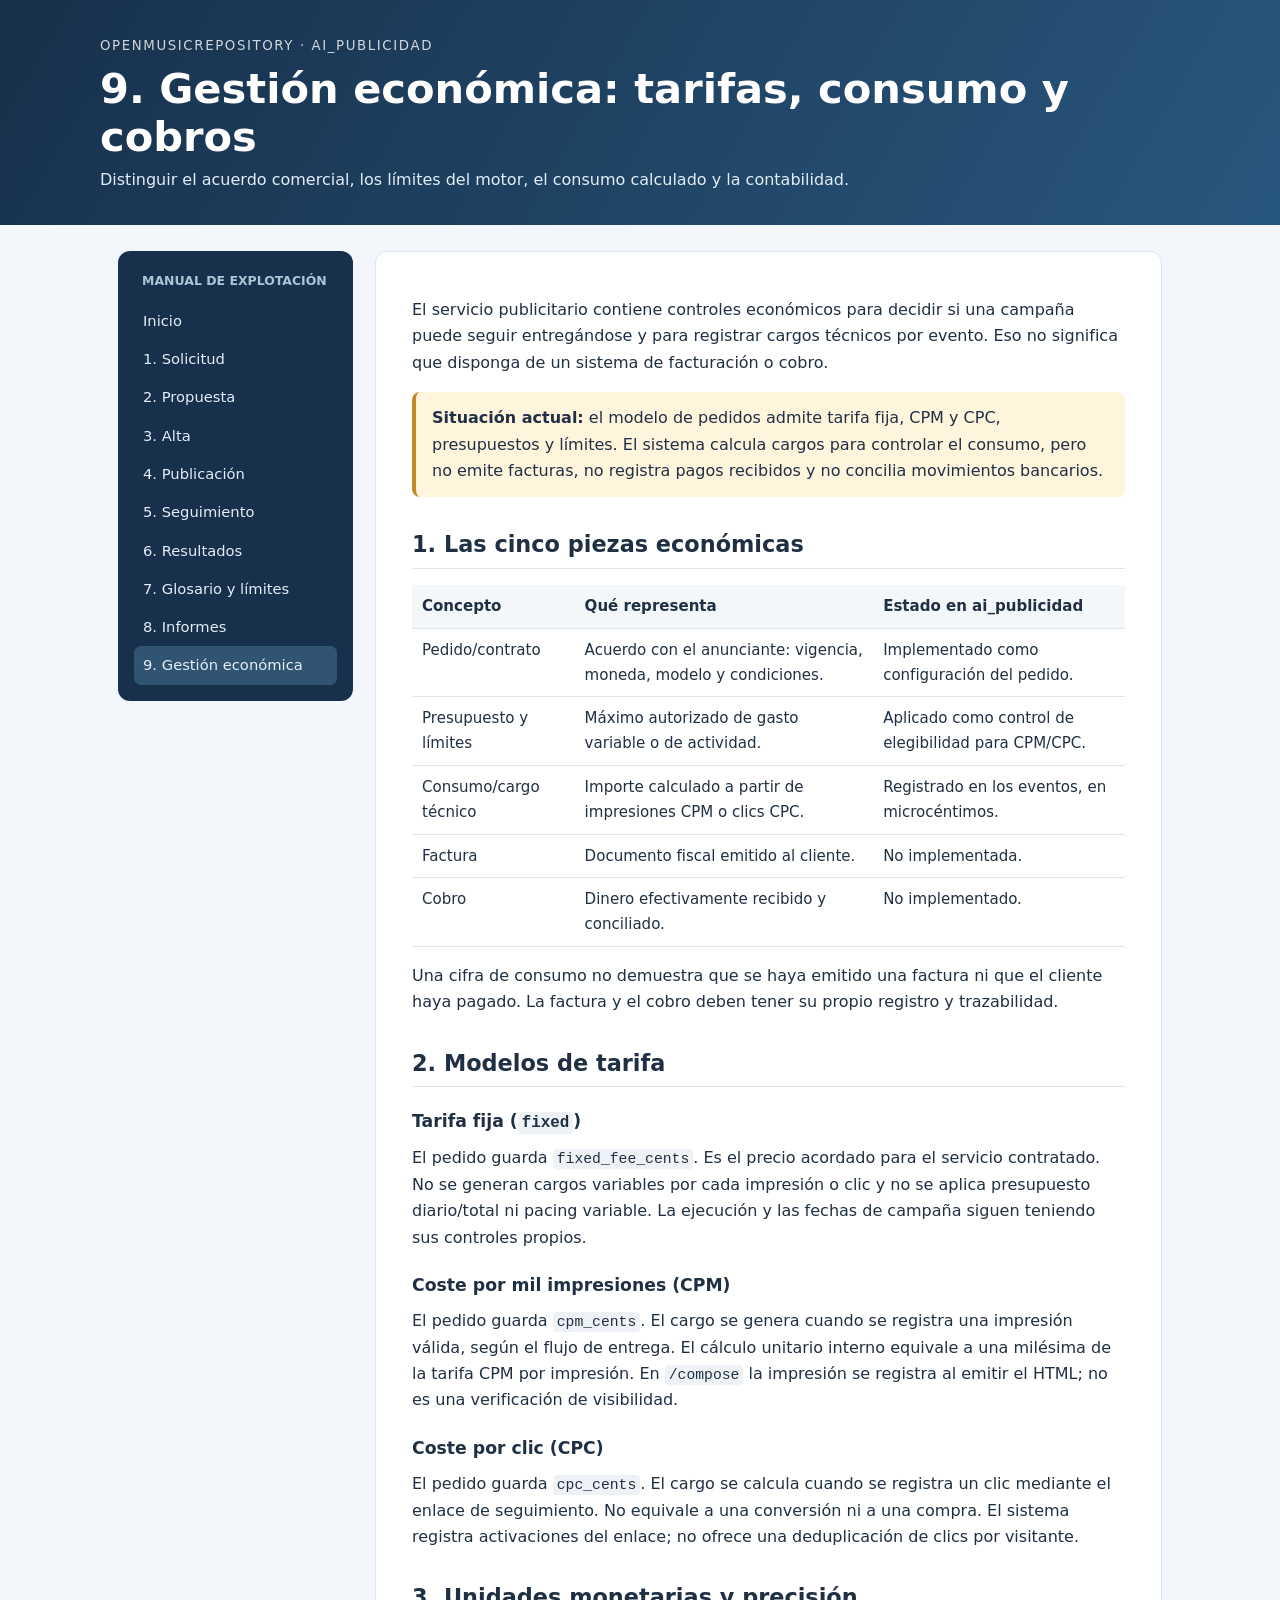
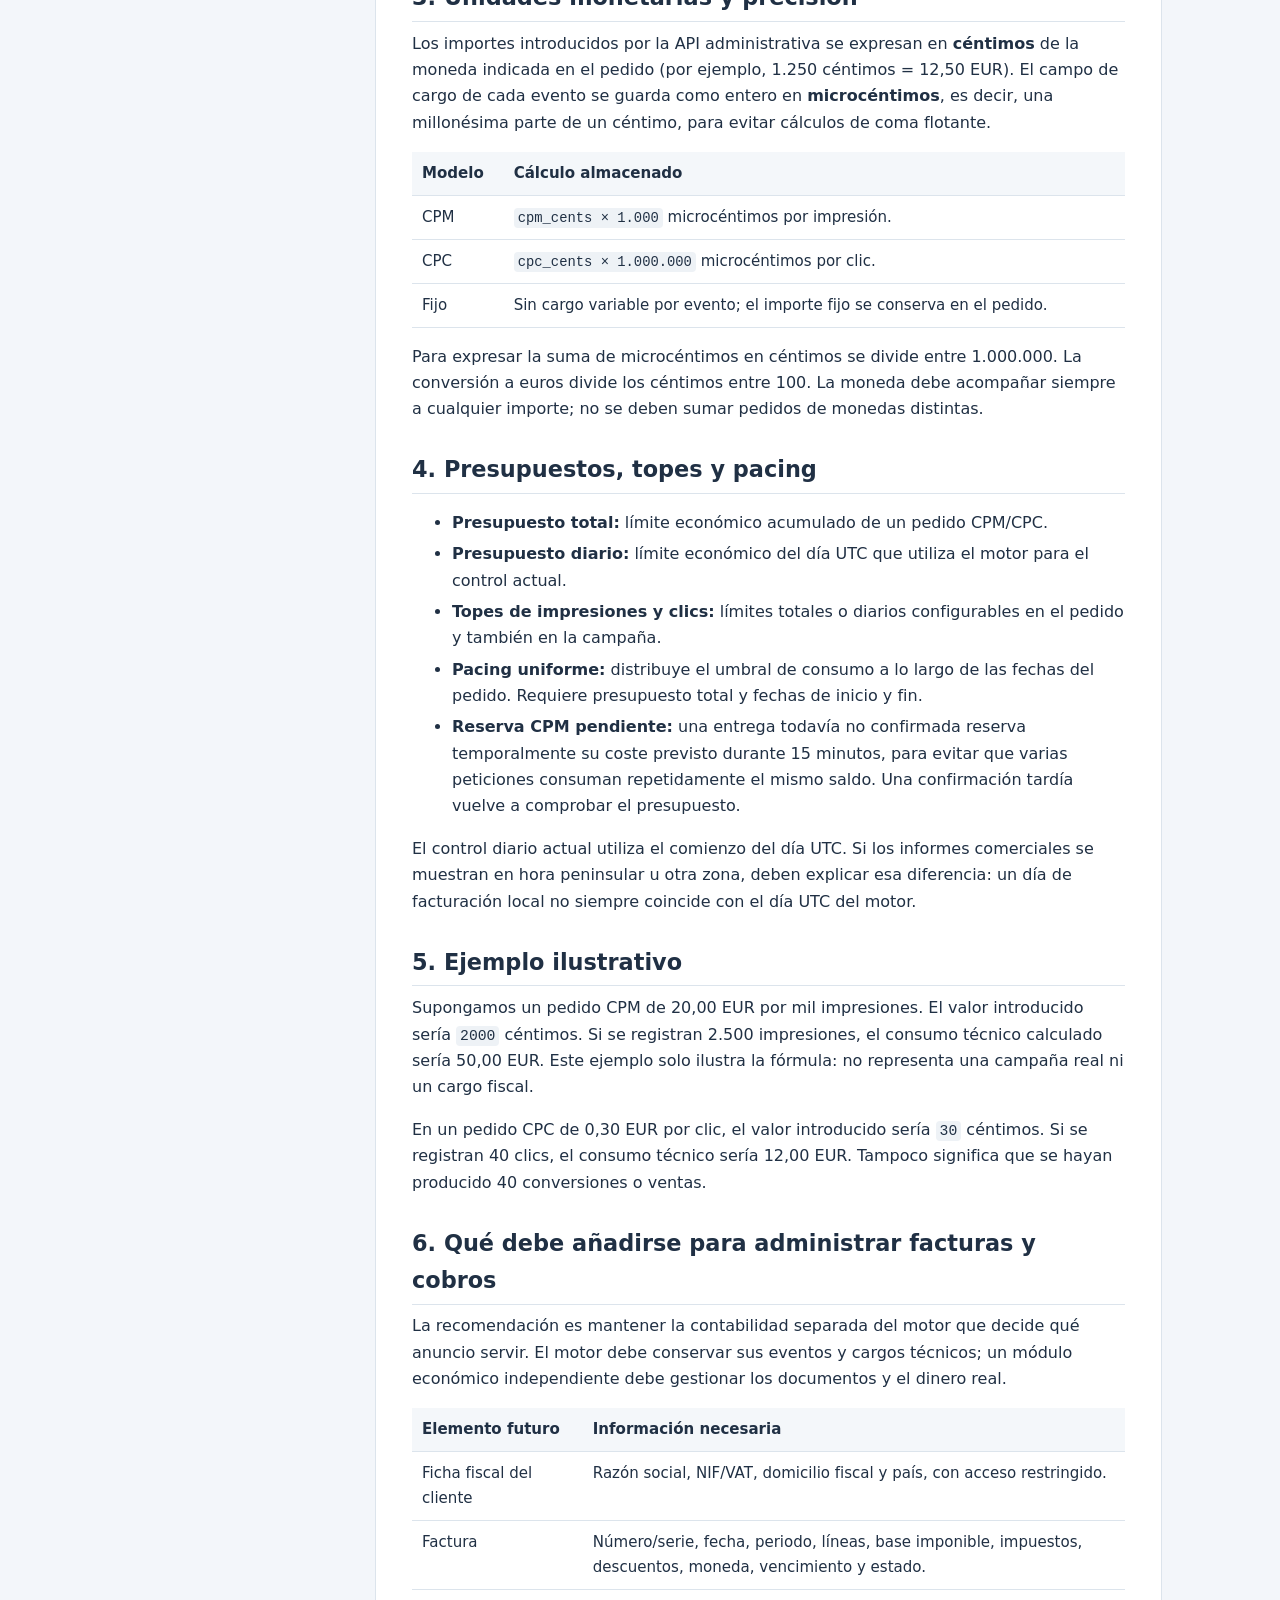
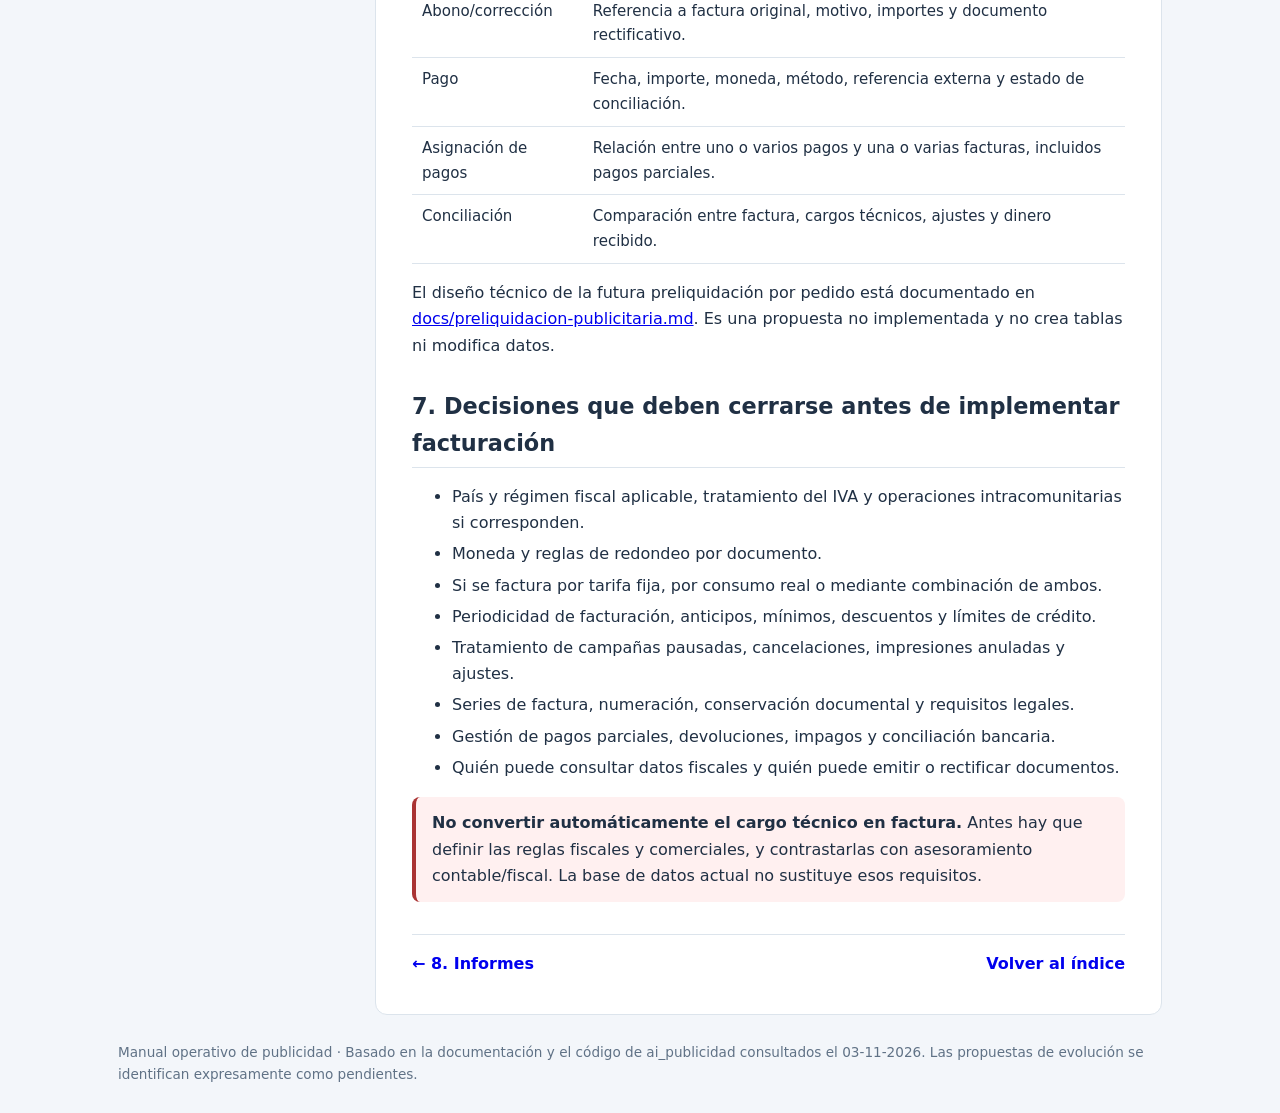
<file: api/static/manual/09-gestion-economica.html>
<!doctype html>
<html lang="es"><head><meta charset="utf-8"><meta name="viewport" content="width=device-width,initial-scale=1"><title>9. Gestión económica: tarifas, consumo y cobros · Manual OSAP</title><link rel="stylesheet" href="manual.css"></head><body>
<header><small>OpenMusicRepository · ai_publicidad</small><h1>9. Gestión económica: tarifas, consumo y cobros</h1><p>Distinguir el acuerdo comercial, los límites del motor, el consumo calculado y la contabilidad.</p></header>
<div class="layout"><nav><b>Manual de explotación</b><div><a href="index.html">Inicio</a><a href="01-solicitud.html">1. Solicitud</a><a href="02-propuesta.html">2. Propuesta</a><a href="03-alta.html">3. Alta</a><a href="04-publicacion.html">4. Publicación</a><a href="05-seguimiento.html">5. Seguimiento</a><a href="06-resultados.html">6. Resultados</a><a href="07-limites.html">7. Glosario y límites</a><a href="08-informes.html" >8. Informes</a><a href="09-gestion-economica.html" class="active">9. Gestión económica</a></div></nav><main>
<p>El servicio publicitario contiene controles económicos para decidir si una campaña puede seguir entregándose y para registrar cargos técnicos por evento. Eso no significa que disponga de un sistema de facturación o cobro.</p>
<div class="box warn"><b>Situación actual:</b> el modelo de pedidos admite tarifa fija, CPM y CPC, presupuestos y límites. El sistema calcula cargos para controlar el consumo, pero no emite facturas, no registra pagos recibidos y no concilia movimientos bancarios.</div>
<h2>1. Las cinco piezas económicas</h2>
<table><tr><th>Concepto</th><th>Qué representa</th><th>Estado en ai_publicidad</th></tr>
<tr><td>Pedido/contrato</td><td>Acuerdo con el anunciante: vigencia, moneda, modelo y condiciones.</td><td>Implementado como configuración del pedido.</td></tr>
<tr><td>Presupuesto y límites</td><td>Máximo autorizado de gasto variable o de actividad.</td><td>Aplicado como control de elegibilidad para CPM/CPC.</td></tr>
<tr><td>Consumo/cargo técnico</td><td>Importe calculado a partir de impresiones CPM o clics CPC.</td><td>Registrado en los eventos, en microcéntimos.</td></tr>
<tr><td>Factura</td><td>Documento fiscal emitido al cliente.</td><td>No implementada.</td></tr>
<tr><td>Cobro</td><td>Dinero efectivamente recibido y conciliado.</td><td>No implementado.</td></tr></table>
<p>Una cifra de consumo no demuestra que se haya emitido una factura ni que el cliente haya pagado. La factura y el cobro deben tener su propio registro y trazabilidad.</p>
<h2>2. Modelos de tarifa</h2>
<h3>Tarifa fija (<code>fixed</code>)</h3>
<p>El pedido guarda <code>fixed_fee_cents</code>. Es el precio acordado para el servicio contratado. No se generan cargos variables por cada impresión o clic y no se aplica presupuesto diario/total ni pacing variable. La ejecución y las fechas de campaña siguen teniendo sus controles propios.</p>
<h3>Coste por mil impresiones (CPM)</h3>
<p>El pedido guarda <code>cpm_cents</code>. El cargo se genera cuando se registra una impresión válida, según el flujo de entrega. El cálculo unitario interno equivale a una milésima de la tarifa CPM por impresión. En <code>/compose</code> la impresión se registra al emitir el HTML; no es una verificación de visibilidad.</p>
<h3>Coste por clic (CPC)</h3>
<p>El pedido guarda <code>cpc_cents</code>. El cargo se calcula cuando se registra un clic mediante el enlace de seguimiento. No equivale a una conversión ni a una compra. El sistema registra activaciones del enlace; no ofrece una deduplicación de clics por visitante.</p>
<h2>3. Unidades monetarias y precisión</h2>
<p>Los importes introducidos por la API administrativa se expresan en <b>céntimos</b> de la moneda indicada en el pedido (por ejemplo, 1.250 céntimos = 12,50 EUR). El campo de cargo de cada evento se guarda como entero en <b>microcéntimos</b>, es decir, una millonésima parte de un céntimo, para evitar cálculos de coma flotante.</p>
<table><tr><th>Modelo</th><th>Cálculo almacenado</th></tr>
<tr><td>CPM</td><td><code>cpm_cents × 1.000</code> microcéntimos por impresión.</td></tr>
<tr><td>CPC</td><td><code>cpc_cents × 1.000.000</code> microcéntimos por clic.</td></tr>
<tr><td>Fijo</td><td>Sin cargo variable por evento; el importe fijo se conserva en el pedido.</td></tr></table>
<p>Para expresar la suma de microcéntimos en céntimos se divide entre 1.000.000. La conversión a euros divide los céntimos entre 100. La moneda debe acompañar siempre a cualquier importe; no se deben sumar pedidos de monedas distintas.</p>
<h2>4. Presupuestos, topes y pacing</h2>
<ul><li><b>Presupuesto total:</b> límite económico acumulado de un pedido CPM/CPC.</li><li><b>Presupuesto diario:</b> límite económico del día UTC que utiliza el motor para el control actual.</li><li><b>Topes de impresiones y clics:</b> límites totales o diarios configurables en el pedido y también en la campaña.</li><li><b>Pacing uniforme:</b> distribuye el umbral de consumo a lo largo de las fechas del pedido. Requiere presupuesto total y fechas de inicio y fin.</li><li><b>Reserva CPM pendiente:</b> una entrega todavía no confirmada reserva temporalmente su coste previsto durante 15 minutos, para evitar que varias peticiones consuman repetidamente el mismo saldo. Una confirmación tardía vuelve a comprobar el presupuesto.</li></ul>
<p>El control diario actual utiliza el comienzo del día UTC. Si los informes comerciales se muestran en hora peninsular u otra zona, deben explicar esa diferencia: un día de facturación local no siempre coincide con el día UTC del motor.</p>
<h2>5. Ejemplo ilustrativo</h2>
<p>Supongamos un pedido CPM de 20,00 EUR por mil impresiones. El valor introducido sería <code>2000</code> céntimos. Si se registran 2.500 impresiones, el consumo técnico calculado sería 50,00 EUR. Este ejemplo solo ilustra la fórmula: no representa una campaña real ni un cargo fiscal.</p>
<p>En un pedido CPC de 0,30 EUR por clic, el valor introducido sería <code>30</code> céntimos. Si se registran 40 clics, el consumo técnico sería 12,00 EUR. Tampoco significa que se hayan producido 40 conversiones o ventas.</p>
<h2>6. Qué debe añadirse para administrar facturas y cobros</h2>
<p>La recomendación es mantener la contabilidad separada del motor que decide qué anuncio servir. El motor debe conservar sus eventos y cargos técnicos; un módulo económico independiente debe gestionar los documentos y el dinero real.</p>
<table><tr><th>Elemento futuro</th><th>Información necesaria</th></tr>
<tr><td>Ficha fiscal del cliente</td><td>Razón social, NIF/VAT, domicilio fiscal y país, con acceso restringido.</td></tr>
<tr><td>Factura</td><td>Número/serie, fecha, periodo, líneas, base imponible, impuestos, descuentos, moneda, vencimiento y estado.</td></tr>
<tr><td>Abono/corrección</td><td>Referencia a factura original, motivo, importes y documento rectificativo.</td></tr>
<tr><td>Pago</td><td>Fecha, importe, moneda, método, referencia externa y estado de conciliación.</td></tr>
<tr><td>Asignación de pagos</td><td>Relación entre uno o varios pagos y una o varias facturas, incluidos pagos parciales.</td></tr>
<tr><td>Conciliación</td><td>Comparación entre factura, cargos técnicos, ajustes y dinero recibido.</td></tr></table>
<p>El diseño técnico de la futura preliquidación por pedido está documentado en <a href="../../../docs/preliquidacion-publicitaria.md">docs/preliquidacion-publicitaria.md</a>. Es una propuesta no implementada y no crea tablas ni modifica datos.</p>
<h2>7. Decisiones que deben cerrarse antes de implementar facturación</h2>
<ul><li>País y régimen fiscal aplicable, tratamiento del IVA y operaciones intracomunitarias si corresponden.</li><li>Moneda y reglas de redondeo por documento.</li><li>Si se factura por tarifa fija, por consumo real o mediante combinación de ambos.</li><li>Periodicidad de facturación, anticipos, mínimos, descuentos y límites de crédito.</li><li>Tratamiento de campañas pausadas, cancelaciones, impresiones anuladas y ajustes.</li><li>Series de factura, numeración, conservación documental y requisitos legales.</li><li>Gestión de pagos parciales, devoluciones, impagos y conciliación bancaria.</li><li>Quién puede consultar datos fiscales y quién puede emitir o rectificar documentos.</li></ul>
<div class="box danger"><b>No convertir automáticamente el cargo técnico en factura.</b> Antes hay que definir las reglas fiscales y comerciales, y contrastarlas con asesoramiento contable/fiscal. La base de datos actual no sustituye esos requisitos.</div>
<div class="pager"><a href="08-informes.html">← 8. Informes</a><a href="index.html">Volver al índice</a></div>
</main></div>
<footer>Manual operativo de publicidad · Basado en la documentación y el código de ai_publicidad consultados el 03-11-2026. Las propuestas de evolución se identifican expresamente como pendientes.</footer></body></html>
</file>
<file: api/static/manual/manual.css>
:root{--ink:#203044;--muted:#607286;--line:#dce4ec;--paper:#fff;--ground:#f3f6fa;--nav:#17304b;--blue:#2468a5;--bluebg:#eaf3fb;--amber:#fff4dc;--red:#fff0f0}
*{box-sizing:border-box}body{margin:0;background:var(--ground);color:var(--ink);font:16px/1.65 system-ui,Segoe UI,sans-serif}
header{background:linear-gradient(120deg,#17304b,#28577d);color:white;padding:32px max(22px,calc((100% - 1080px)/2))}
header small{letter-spacing:.12em;text-transform:uppercase;opacity:.8}header h1{font-size:clamp(1.8rem,4vw,2.6rem);line-height:1.15;margin:.4rem 0}header p{max-width:850px;color:#e3edf6;margin:0}
.layout{max-width:1080px;margin:26px auto;padding:0 18px;display:grid;grid-template-columns:235px minmax(0,1fr);gap:22px}
nav{background:var(--nav);color:white;border-radius:12px;padding:16px;height:max-content;position:sticky;top:16px}nav b{display:block;font-size:.78rem;text-transform:uppercase;color:#afc3d7;margin:4px 8px 10px}nav a{display:block;color:#e5eef7;text-decoration:none;padding:7px 9px;border-radius:7px;font-size:.92rem}nav a:hover,nav a.active{background:#315473}
main{background:white;border:1px solid var(--line);border-radius:12px;padding:clamp(20px,4vw,36px);min-width:0}h2{font-size:1.4rem;margin:1.8rem 0 .55rem;padding-bottom:.3rem;border-bottom:1px solid var(--line)}h3{font-size:1.08rem;margin:1.25rem 0 .35rem}
p{margin:.55rem 0 1rem}li{margin:.3rem 0}table{width:100%;border-collapse:collapse;margin:1rem 0;font-size:.94rem}th,td{text-align:left;padding:9px 10px;border-bottom:1px solid var(--line);vertical-align:top}th{background:#f4f7fa}
code{background:#eef2f6;padding:2px 4px;border-radius:4px;font-size:.92em}.box{padding:13px 16px;border-radius:8px;background:var(--bluebg);border-left:4px solid var(--blue);margin:1rem 0}.warn{background:var(--amber);border-color:#c58a28}.danger{background:var(--red);border-color:#a33}
.cards{display:grid;grid-template-columns:repeat(auto-fit,minmax(205px,1fr));gap:12px;margin:1rem 0}.card{border:1px solid var(--line);border-radius:9px;padding:14px}.card p{color:var(--muted);margin:0;font-size:.93rem}
footer{max-width:1080px;margin:auto;padding:0 18px 28px;color:var(--muted);font-size:.85rem}.pager{display:flex;justify-content:space-between;margin-top:2rem;padding-top:1rem;border-top:1px solid var(--line)}.pager a{font-weight:650;text-decoration:none}
@media(max-width:760px){.layout{grid-template-columns:1fr}nav{position:static}nav div{display:grid;grid-template-columns:repeat(auto-fit,minmax(175px,1fr))}main{padding:21px}}
</file>
